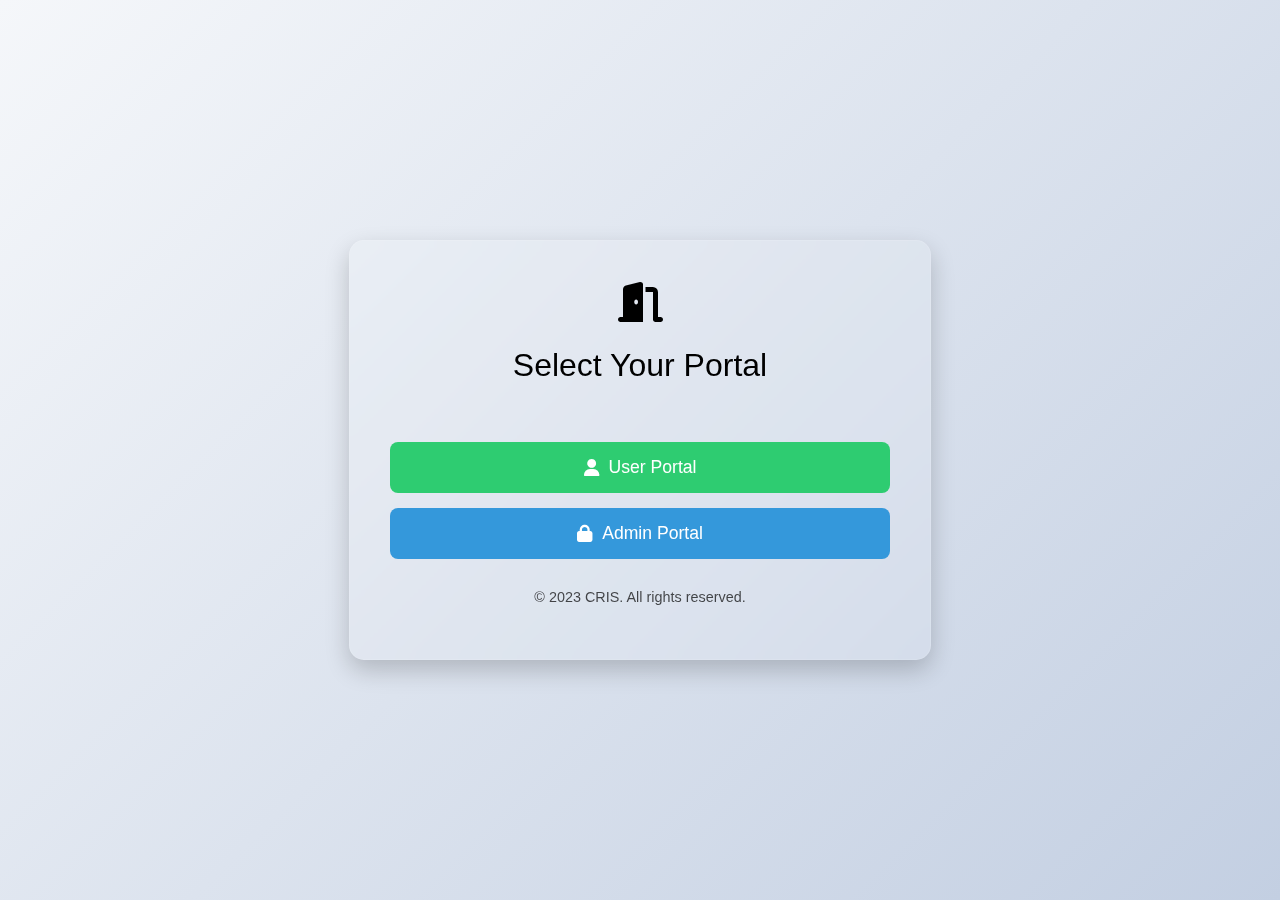
<file: index.html>
<!DOCTYPE html>
<html lang="en">
<head>
    <meta charset="UTF-8">
    <meta http-equiv="X-UA-Compatible" content="IE=edge">
    <meta name="viewport" content="width=device-width, initial-scale=1.0">
    <link rel="stylesheet" href="style.css">
    <link rel="stylesheet" href="https://cdnjs.cloudflare.com/ajax/libs/font-awesome/6.4.0/css/all.min.css">
    <title> index </title>
</head>
<body>
    <div class="container">
        <div class="logo">
            <i class="fas fa-door-open"></i>
        </div>
        <h1>Select Your Portal</h1>
        <div class="options">
            <button class="option-btn user-btn" onclick="redirect('user')">
                <i class="fas fa-user"></i> User Portal
            </button>
            <button class="option-btn admin-btn" onclick="redirect('admin')">
                <i class="fas fa-lock"></i> Admin Portal
            </button>
        </div>
        <div class="footer">
            <p>© 2023 CRIS. All rights reserved.</p>
        </div>
    </div>

    <script src="style.js"></script>
</body>
</html>
</file>
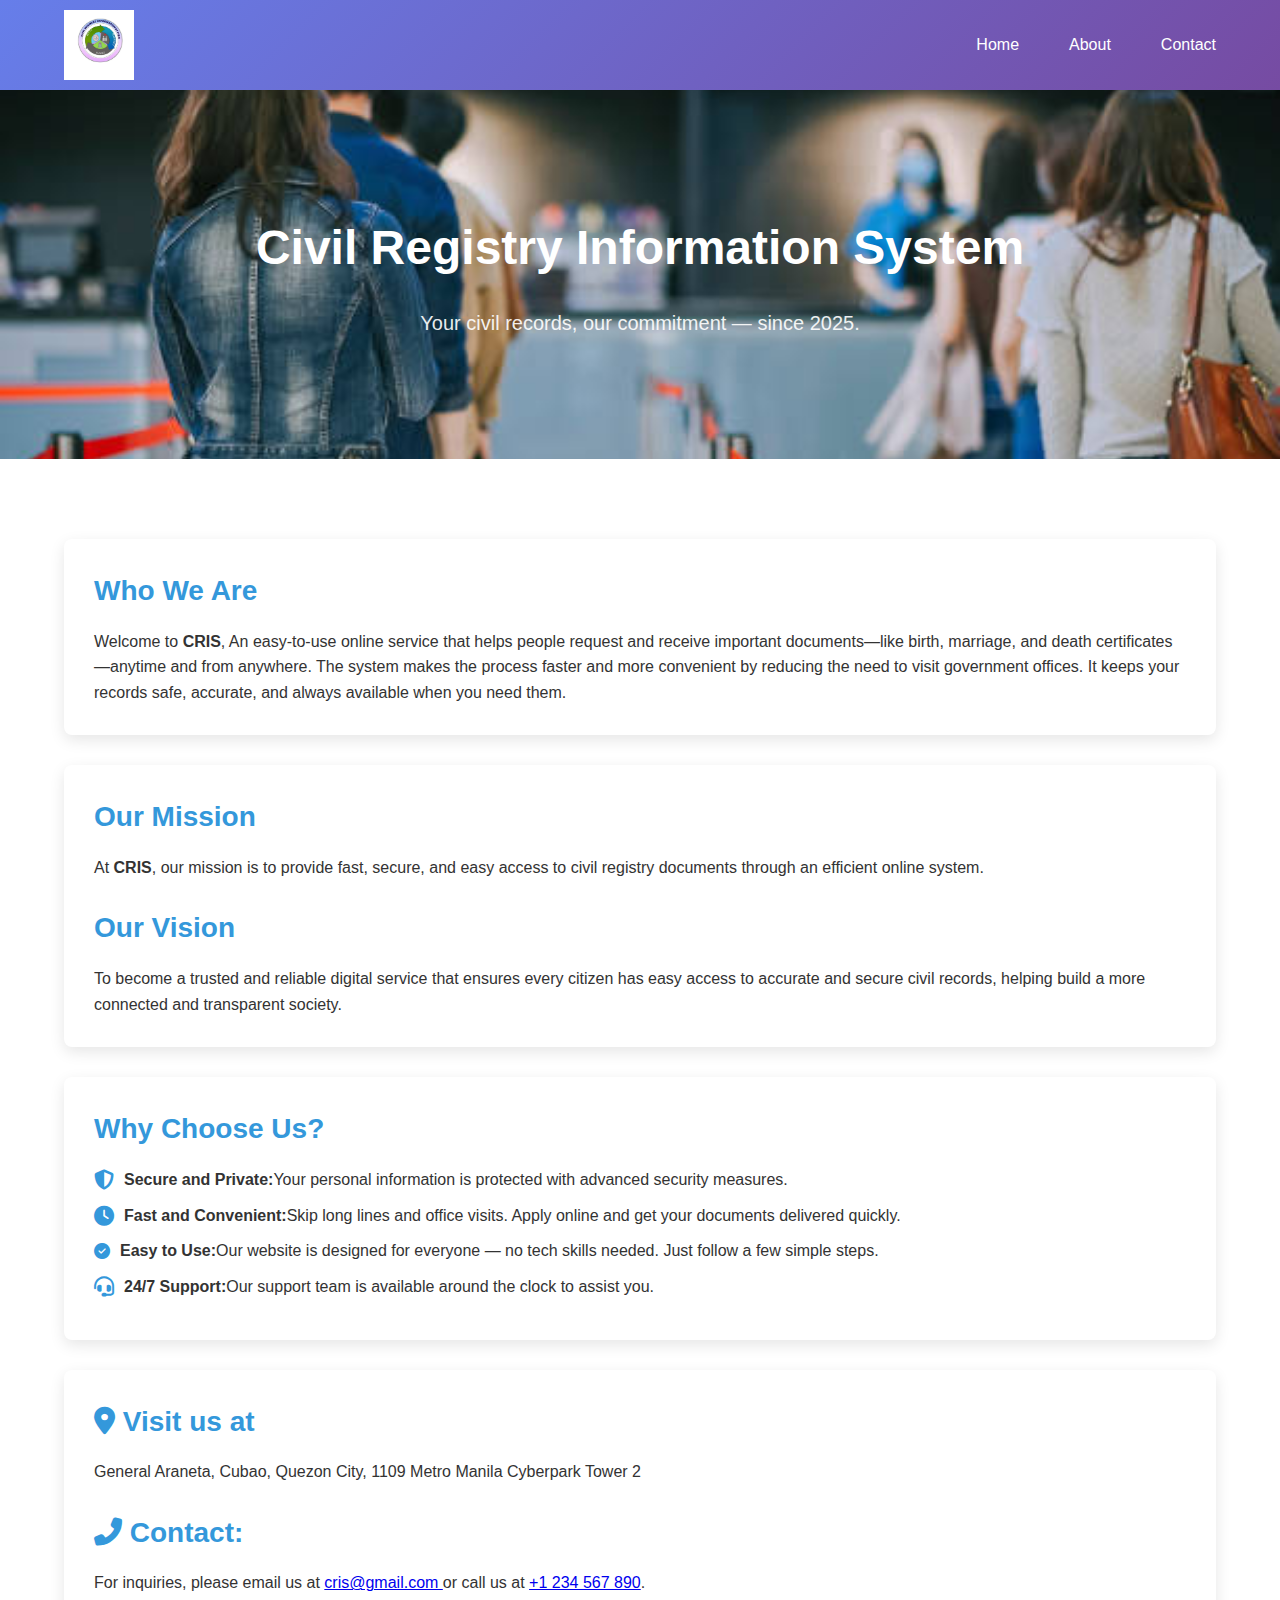
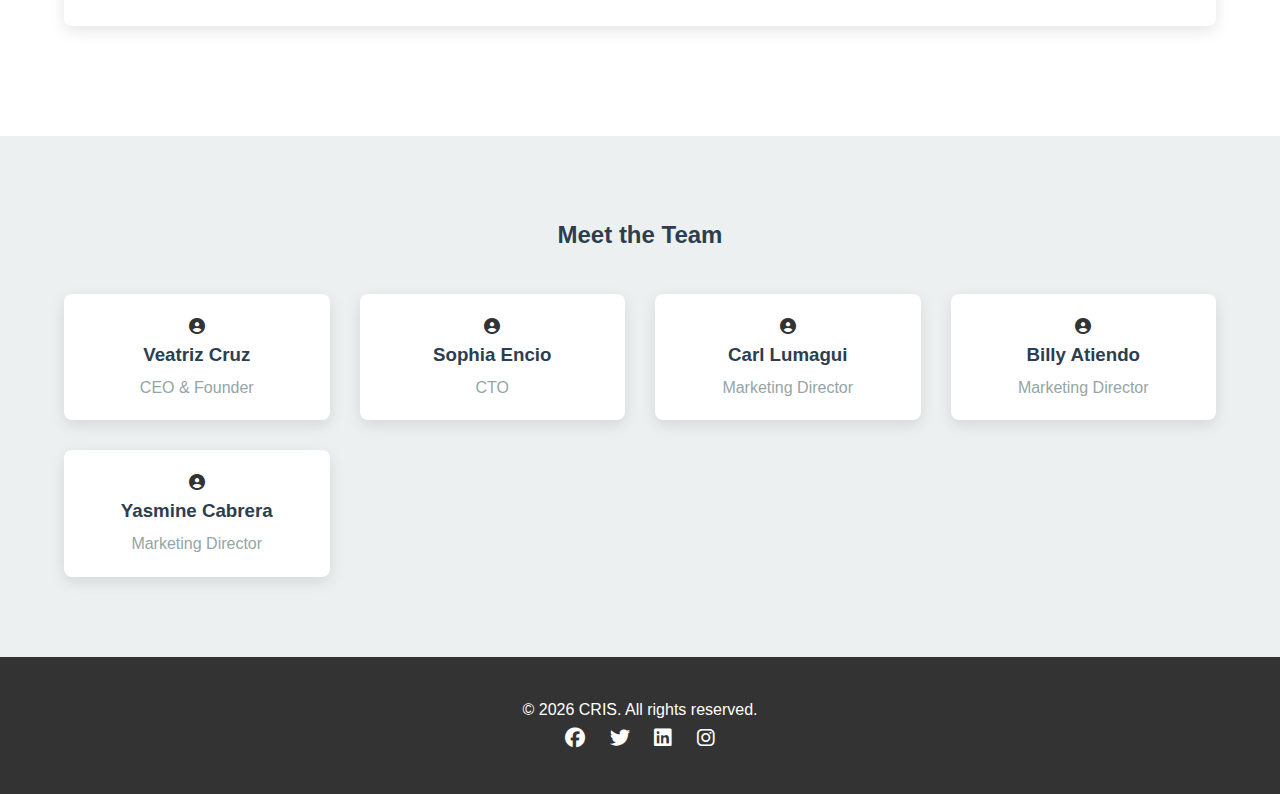
<file: AboutUs/AboutUs.html>
<!DOCTYPE html>
<html lang="en">
<head>
    <meta charset="UTF-8">
    <link rel="stylesheet" href="https://cdnjs.cloudflare.com/ajax/libs/font-awesome/6.4.0/css/all.min.css">
    <link rel="stylesheet" href="AboutUs.css">
    <title>About Us</title>
</head>
<body>
    
    <nav class="navbar">
        <div class="container">
            <img src="../resources/Logo.png" alt="CRIS Logo" class="logo-img">
            <ul class="nav-links">
                <li><a href="#" onclick="Home()">Home</a></li>
                <li><a href="#About">About</a></li>
                <li><a href="#visit">Contact</a></li>
            </ul>
        </div>
    </nav>

    <header class="hero">
        <div class="container">
            <h1>Civil Registry Information System</h1>
            <p>Your civil records, our commitment — since 2025.</p>
        </div>
    </header>

    <!-- About Content -->
    <section class="about-section" >
        <div class="container" id="About">
            <div class="about-card">
                <h2>Who We Are</h2>
                <p>Welcome to <strong>CRIS</strong>,
                An easy-to-use online service that helps people request and receive important documents—like birth, marriage, and death certificates—anytime and from anywhere. 
                The system makes the process faster and more convenient by reducing the need to visit government offices. 
                It keeps your records safe, accurate, and always available when you need them.
                </p>
            </div>

            <!-- Mission -->
            <div class="about-card mission">
                <h2>Our Mission</h2>
                <p>At <strong>CRIS</strong>, 
                our mission is to provide fast, secure, and easy access to civil registry 
                documents through an efficient online system.</p>
                
                <br>
                <h2> Our Vision </h2>
                <p>To become a trusted and reliable digital service that ensures every citizen 
                has easy access to accurate and secure civil records, helping build a more connected and transparent society.
                </p>
            </div>

            <!-- Why Choose Us -->
            <div class="about-card">
                <h2>Why Choose Us?</h2>
                <ul class="features">
                    <li><i class="fas fa-shield-alt fa-lg"></i> <strong>Secure and Private: </strong> Your personal information is protected with advanced security measures.</li>
                    <li><i class="fas fa-clock fa-lg"></i> <strong>Fast and Convenient: </strong> Skip long lines and office visits. Apply online and get your documents delivered quickly. </li>
                    <li><i class="fas fa-check-circle"></i> <strong>Easy to Use:</strong> Our website is designed for everyone — no tech skills needed. Just follow a few simple steps. </li>
                    <li><i class="fas fa-headset fa-lg"></i> <strong>24/7 Support: </strong> Our support team is available around the clock to assist you. </li>
                </ul>
            </div>

            <!-- COntact Us -->
            <div class="about-card story" id="visit">
                <h2><i class="fas fa-map-marker-alt"></i> Visit us at</h2>
                <p>General Araneta, Cubao, Quezon City, 1109 Metro Manila Cyberpark Tower 2</p><br>
                <h2><i class="fas fa-phone-alt"></i> Contact:  </h2> 
                <p>For inquiries, please email us at <a href="mailto:"> cris@gmail.com  </a> or call us at <a href="tel:+1234567890">+1 234 567 890</a>.</p>
            </div>
        </div>
    </section>

    <!-- Team Section -->
    <section class="team-section">
        <div class="container">
            <h2>Meet the Team</h2>
            <div class="team-grid">
                <div class="team-member">
                    <i class="fas fa-user-circle team-icon"></i>
                    <h3>Veatriz Cruz</h3>
                    <p>CEO & Founder</p>
                </div>
                <div class="team-member">
                    <i class="fas fa-user-circle team-icon"></i>
                    <h3>Sophia Encio</h3>
                    <p>CTO</p>
                </div>
                <div class="team-member">
                    <i class="fas fa-user-circle team-icon"></i>
                    <h3>Carl Lumagui</h3>
                    <p>Marketing Director</p>
                </div>           
                <div class="team-member">
                    <i class="fas fa-user-circle team-icon"></i>
                    <h3>Billy Atiendo</h3>
                    <p>Marketing Director</p>
                </div>                
                <div class="team-member">
                    <i class="fas fa-user-circle team-icon"></i>
                    <h3>Yasmine Cabrera</h3>
                    <p>Marketing Director</p>
                </div>
            </div>
        </div>
    </section>

    <footer class="footer">
        <div class="container">
            <p>&copy; <span id="year"></span> CRIS. All rights reserved.</p>
            <div class="social-links">
                <a href="#"><i class="fab fa-facebook"></i></a>
                <a href="#"><i class="fab fa-twitter"></i></a>
                <a href="#"><i class="fab fa-linkedin"></i></a>
                <a href="#"><i class="fab fa-instagram"></i></a>
            </div>
        </div>
    </footer>

    <script src="AboutUs.js"></script>
</body>
</html>
</file>
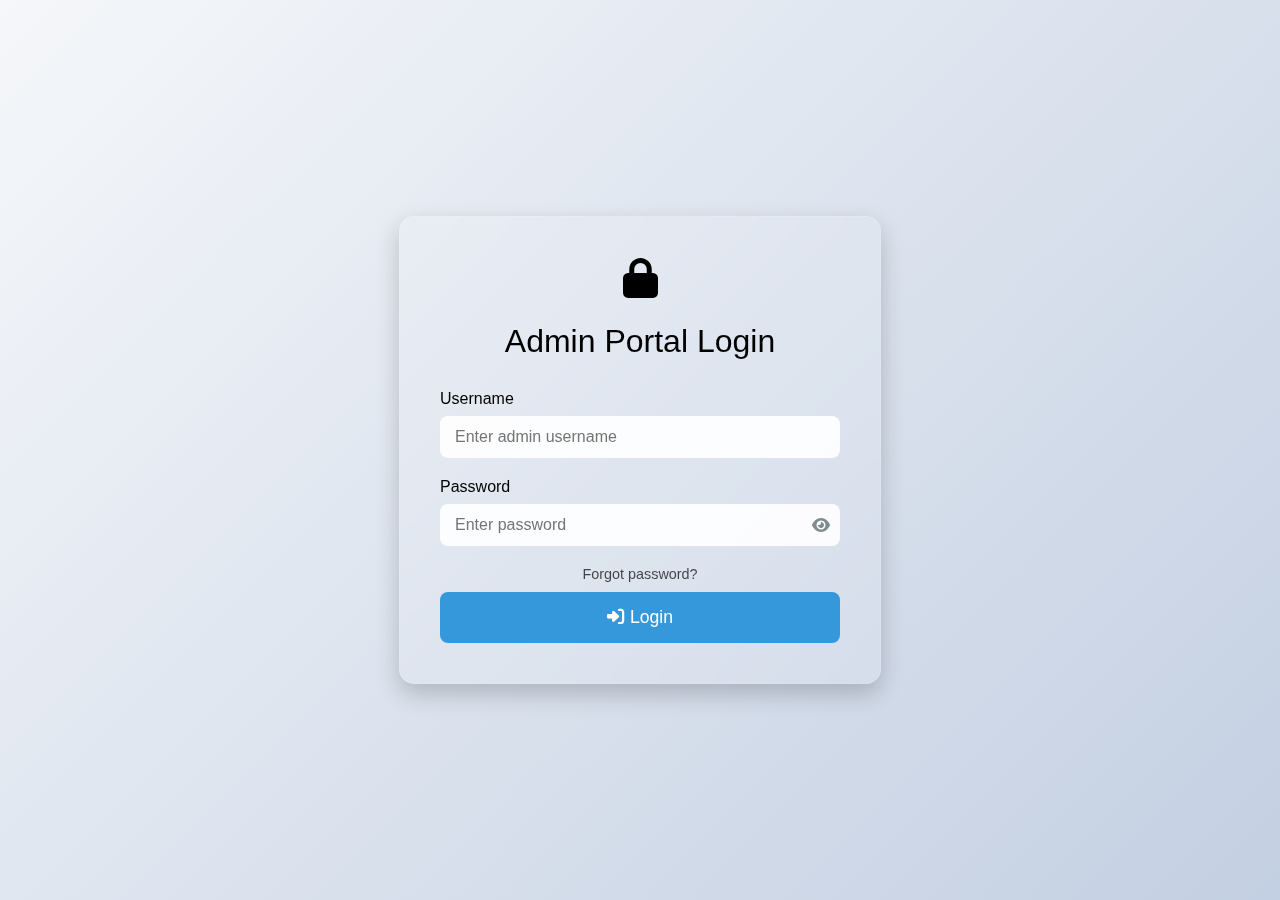
<file: AdminPortal/AdminLogin.html>
<!DOCTYPE html>
<html lang="en">
<head>
    <meta charset="UTF-8">
    <meta name="viewport" content="width=device-width, initial-scale=1.0">
    <title>Admin Login</title>
    <link rel="stylesheet" href="https://cdnjs.cloudflare.com/ajax/libs/font-awesome/6.4.0/css/all.min.css">
    <link rel="stylesheet" href="AdminLogin.css">
</head>
<body>
    <div class="login-container">
        <div class="logo">
            <i class="fas fa-lock"></i>
        </div>
        <h1>Admin Portal Login</h1>
        
        <form id="loginForm">
            <div class="input-group">
                <label for="username">Username</label>
                <input type="text" id="username" name="username" required placeholder="Enter admin username">
            </div>
            
            <div class="input-group">
                <label for="password">Password</label>
                <div class="password-container">
                    <input type="password" id="password" name="password" required placeholder="Enter password">
                    <i class="fas fa-eye toggle-password" id="togglePassword"></i>
                </div>
            </div>
            
                <a href="#" class="forgot-link">Forgot password?</a>

                    <div id="errorMessage" style="display: none; color: red; margin-top: 10px;"></div>
    <div id="successMessage" style="display: none; color: green; margin-top: 10px;"></div>

            <button type="submit" class="login-btn" id="loginBtn">
                <i class="fas fa-sign-in-alt"></i> Login
            </button>
            
            
            </div>
        </form>
    </div>
<script src="AdminLogin.js"></script>

</body>
</html>
</file>
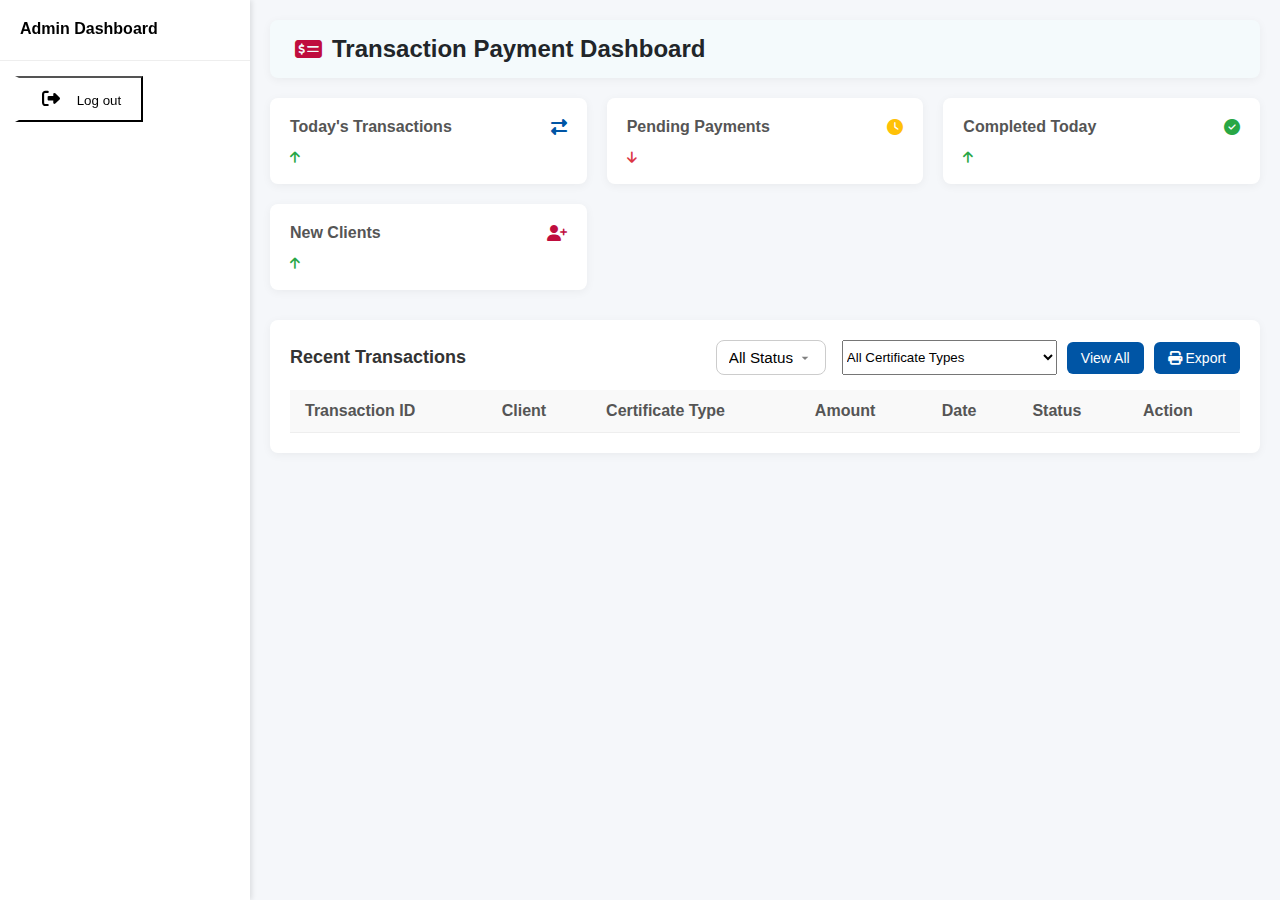
<file: Roles/CashierAdmin.html>
<!DOCTYPE html>
<html lang="en">
<head>
    <meta charset="UTF-8">
    <meta name="viewport" content="width=device-width, initial-scale=1.0">
    <title>Cashier Dashboard | Civil Registry System</title>
    <link rel="stylesheet" href="https://cdnjs.cloudflare.com/ajax/libs/font-awesome/6.4.0/css/all.min.css">
    <style>
        :root {
            --primary: #0055a5;
            --secondary: #bf0d3e;
            --accent: #f9a51a;
            --light: #f8f9fa;
            --dark: #212529;
            --success: #28a745;
            --warning: #ffc107;
            --danger: #dc3545;
            --sidebar-width: 250px;
        }

        * {
            margin: 0;
            padding: 0;
            box-sizing: border-box;
            font-family: 'Segoe UI', Tahoma, Geneva, Verdana, sans-serif;
        }

        body {
            display: flex;
            min-height: 100vh;
            background-color: #f5f7fa;
        }

        /* Sidebar Styles */
.sidebar {
  width: 250px;
  background-color: white;
  box-shadow: 2px 0 5px rgba(0,0,0,0.1);
  transition: all 0.3s;
  position: fixed;
  height: 100vh;
  z-index: 100;
}

.sidebar-header {
  padding: 20px;
  border-bottom: 1px solid #eee;
}

.Dashboard{
    font-size: 16px;
    font-weight: none;
    margin-bottom: 2px;
}

.sidebar-nav {
  padding: 15px;
}

.sidebar-nav a {
  display: block;
  padding: 10px 15px;
  color: var(--secondary-color);
  border-radius: 4px;
  margin-bottom: 5px;
  transition: all 0.3s;
}

.sidebar-nav a:hover {
  background-color: #3498db;
  color: #ecf0f1;
}

.sidebar-nav a.active {
  background-color: var(--primary-color);
  color: #ecf0f1;
}

#logout-btn{
  color: #000000;
  background-color: transparent;
  cursor: pointer;
}

#logout-btn:hover{
  background-color: #3498db;
  color: #ecf0f1;
}

#adminInfo{
color: rgba(86, 93, 99, 0.866);
margin-top: 50;
font-size: 13px;
}

.menu-item {
  display: flex;
  align-items: center;
  padding: 12px 20px;
  color: white;
  text-decoration: none;
  transition: all 0.3s;
  border-left: 4px solid transparent;
}

.menu-item:hover,
.menu-item.active {
  border-left: 4px solid var(--accent);
}

.menu-item i {
  margin-right: 10px;
  font-size: 18px;
  width: 24px;
  text-align: center;
}

/* Main Content Styles */
.main-content {
  flex: 1;
  margin-left: var(--sidebar-width);
  padding: 20px;
  transition: all 0.3s;
}

/* Top Navigation */
.top-nav {
  display: flex;
  justify-content: space-between;
  align-items: center;
  background-color: rgb(244, 250, 252);
  padding: 15px 25px;
  border-radius: 8px;
  box-shadow: 0 2px 10px rgba(0, 0, 0, 0.05);
  margin-bottom: 20px;
}

.search-bar {
  display: flex;
  align-items: center;
  background-color: var(--light);
  padding: 8px 15px;
  border-radius: 30px;
  width: 300px;
}

.search-bar input {
  border: none;
  background: transparent;
  padding: 5px 10px;
  width: 100%;
  outline: none;
}

.user-info {
  margin-right: 15px;
  text-align: right;
}

.user-info .name {
  font-weight: 600;
}

.user-info .role {
  font-size: 12px;
  color: #666;
}

/* Dashboard Cards */
.dashboard-cards {
  display: grid;
  grid-template-columns: repeat(auto-fit, minmax(250px, 1fr));
  gap: 20px;
  margin-bottom: 30px;
}

.card {
  background-color: white;
  border-radius: 8px;
  padding: 20px;
  box-shadow: 0 2px 10px rgba(0, 0, 0, 0.05);
  transition: transform 0.3s, box-shadow 0.3s;
}

.card:hover {
  transform: translateY(-5px);
  box-shadow: 0 5px 15px rgba(0, 0, 0, 0.1);
}

.card-header {
  display: flex;
  justify-content: space-between;
  align-items: center;
  margin-bottom: 15px;
}

.card-title {
  font-size: 16px;
  font-weight: 600;
  color: #555;
}

.card-value {
  font-size: 28px;
  font-weight: 700;
  color: var(--primary);
  margin-bottom: 5px;
}

.card-footer {
  display: flex;
  align-items: center;
  font-size: 13px;
  color: #666;
}

.card-footer i {
  margin-right: 5px;
}

.positive {
  color: var(--success);
}

.negative {
  color: var(--danger);
}

/* Recent Transactions */
.recent-transactions {
  background-color: white;
  border-radius: 8px;
  padding: 20px;
  box-shadow: 0 2px 10px rgba(0, 0, 0, 0.05);
}

.section-title {
  font-size: 18px;
  font-weight: 600;
  color: #333;
}


.table-responsive {
  overflow-x: auto;
}

table {
  width: 100%;
  border-collapse: collapse;
}

th,
td {
  padding: 12px 15px;
  text-align: left;
  border-bottom: 1px solid #eee;
}

th {
  font-weight: 600;
  color: #555;
  background-color: #f9f9f9;
}

tr:hover {
  background-color: #f5f7fa;
}

.status {
  padding: 5px 10px;
  border-radius: 20px;
  font-size: 12px;
  font-weight: 500;
}

.status.paid {
  background-color: #e6f7ee;
  color: var(--success);
}

.status.pending {
  background-color: #fff8e6;
  color: var(--warning);
}

.status.cancelled {
  background-color: #feeceb;
  color: var(--danger);
}

.action-btn {
  padding: 5px 10px;
  border-radius: 4px;
  border: none;
  background-color: var(--primary);
  color: white;
  cursor: pointer;
  font-size: 12px;
  transition: background-color 0.3s;
}

.action-btn:hover {
  background-color: #004080;
}

/* Payment Modal */
.modal {
  display: none;
  position: fixed;
  top: 0;
  left: 0;
  width: 100%;
  height: 100%;
  background-color: rgba(0, 0, 0, 0.5);
  z-index: 1000;
  justify-content: center;
  align-items: center;
}

.modal-content {
  background-color: white;
  border-radius: 8px;
  width: 90%;
  max-width: 500px;
  padding: 25px;
  box-shadow: 0 5px 20px rgba(0, 0, 0, 0.2);
}

.modal-header {
  display: flex;
  justify-content: space-between;
  align-items: center;
  margin-bottom: 20px;
}

.modal-title {
  font-size: 20px;
  font-weight: 600;
  color: #333;
}

.close-modal {
  background: none;
  border: none;
  font-size: 24px;
  cursor: pointer;
  color: #666;
}

.form-group {
  margin-bottom: 15px;
}

.form-group label {
  display: block;
  margin-bottom: 8px;
  font-weight: 500;
  color: #555;
}

.form-group input,
.form-group select {
  width: 100%;
  padding: 10px;
  border: 1px solid #ddd;
  border-radius: 4px;
  font-size: 14px;
}

.payment-options {
  display: grid;
  grid-template-columns: repeat(3, 1fr);
  gap: 10px;
  margin: 15px 0;
}

.payment-option {
  border: 1px solid #ddd;
  border-radius: 4px;
  padding: 10px;
  text-align: center;
  cursor: pointer;
  transition: all 0.3s;
}

.payment-option:hover,
.payment-option.active {
  border-color: var(--primary);
  background-color: #f0f7ff;
}

.payment-option i {
  font-size: 24px;
  margin-bottom: 5px;
  color: #555;
}

.payment-option.active i {
  color: var(--primary);
}

.modal-footer {
  display: flex;
  justify-content: flex-end;
  margin-top: 20px;
}

.btn {
  padding: 10px 20px;
  border-radius: 4px;
  border: none;
  cursor: pointer;
  font-weight: 500;
  transition: all 0.3s;
}

.btn-primary {
  background-color: var(--primary);
  color: white;
}

.btn-primary:hover {
  background-color: #004080;
}

.btn-secondary {
  background-color: #eee;
  color: #555;
  margin-right: 10px;
}

.btn-secondary:hover {
  background-color: #ddd;
}

/* Responsive Styles */
@media (max-width: 992px) {
  .sidebar {
    width: 70px;
    overflow: hidden;
  }

  .sidebar-header span,
  .menu-item span {
    display: none;
  }

  .menu-item {
    justify-content: center;
    padding: 12px 0;
  }

  .menu-item i {
    margin-right: 0;
    font-size: 20px;
  }

  .main-content {
    margin-left: 70px;
  }
}

@media (max-width: 768px) {
  .search-bar {
    width: 200px;
  }

  .user-info {
    display: none;
  }

  .dashboard-cards {
    grid-template-columns: 1fr;
  }
}

@media (max-width: 576px) {
  .top-nav {
    flex-direction: column;
    align-items: flex-start;
    padding: 15px;
  }

  .search-bar {
    width: 100%;
    margin-bottom: 15px;
  }

  .user-profile {
    width: 100%;
    justify-content: space-between;
  }

  .modal-content {
    width: 95%;
    padding: 15px;
  }
}

.page-title {
  font-size: 1.5rem;
  color: var(--dark);
  font-weight: 600;
  display: flex;
  align-items: center;
  gap: 10px;
}

.page-title i {
  color: var(--secondary);
}

.section-header {
  display: flex;
  justify-content: space-between;
  align-items: center;
  margin-bottom: 15px;
  flex-wrap: wrap;
}

.section-actions {
  display: flex;
  gap: 10px;
  align-items: center;
}

.view-all {
  padding: 8px 14px;
  text-decoration: none;
  font-weight: 500;
  border: none;
  border-radius: 6px;
  background-color: var(--primary);
  color: white;
  font-size: 14px;
  cursor: pointer;
  transition: background-color 0.3s ease;
}

.view-all:hover{
  background-color: #3979b5;
}
#exportBtn {
  font-weight: 500;
  padding: 8px 14px;
  border: none;
  border-radius: 6px;
  background-color: var(--primary);
  color: white;
  font-size: 14px;
  cursor: pointer;
  transition: background-color 0.3s ease;
}

#exportBtn:hover {
  background-color: #004080;
}

.search-filter {
  display: flex;
  gap: 1rem;
  flex-wrap: wrap;
}

.filter-select {
  flex: 1 1 250px;
  padding: 0.5rem 0.75rem;
  font-size: 0.95rem;
  border: 1px solid #ccc;
  border-radius: 8px;
  background-color: #fff;
  appearance: none;
  background-image: url("data:image/svg+xml;utf8,<svg fill='gray' height='24' viewBox='0 0 24 24' width='24' xmlns='http://www.w3.org/2000/svg'><path d='M7 10l5 5 5-5z'/></svg>");
  background-repeat: no-repeat;
  background-position: right 0.75rem center;
  background-size: 1rem;
}

.filter-select:focus {
  border-color: #007bff;
  outline: none;
  box-shadow: 0 0 0 2px rgba(0, 123, 255, 0.2);
}

#statusFilter{
  width: 110px;
}


</style>
</head>
<body>
    <!-- Sidebar Navigation -->
<aside class="sidebar">
  <div class="sidebar-header">
    <h2 class="Dashboard">Admin Dashboard</h2>
    <p id="adminInfo"></p>
  </div>
  <nav class="sidebar-nav">

    <!-- Super Admin Only -->
    <a href="../Roles/SystemAdmin.html" class="menu-item" data-role="System Admin">
      <i class="fas fa-users-cog mr-2"></i> Manage Admin Users
    </a>

    <!-- Shared/Dashboard -->
    <!-- APPLICATION, PROCESSING, AND INTAKE Clerk -->
    <a href="../AdminPortal/AdminDashboard.html" class="menu-item" data-visible-to="Receiving Clerk">
      <i class="fas fa-tachometer-alt mr-2"></i> Dashboard
    </a>

    <!-- Verifying Officer -->
    <a href="../Roles/VerifierAdmin.html" class="menu-item" data-role="Verifying Officer">
      <i class="fas fa-tasks mr-2"></i> Validate Requests
    </a>

     <!-- Cashier Admin -->
    <a href="../Roles/CashierAdmin.html" class="menu-item" data-role="Cashier">
      <i class="fas fa-money-check-alt mr-2"></i> Transaction Payments
    </a>

    <!-- Document Signatory Officer -->
    <a href="../Roles/SignatoryAdmin.html" class="menu-item" data-role="Document Signatory Officer">
      <i class="fas fa-signature mr-2"></i> Signature
    </a>

    <!-- Releasing Officer -->
    <a href="../Roles/ReleasingAdmin.html" class="menu-item" data-role="Releasing Officer">
      <i class="fas fa-file mr-2"></i> Document Releasing
    </a>

    <!-- Report Admin -->
    <a href="../Roles/ReportAdmin.html" class="menu-item" data-role="Report Officer">
      <i class="fas fa-chart-line mr-2"></i> Reports
    </a>

    <!-- Help Desk -->
    <a href="../Roles/HelpAdmin.html" class="menu-item" data-role="Help Desk Officer">
      <i class="fas fa-comments mr-2"></i> Inquiries
    </a>

    <!-- Live chat Support/ HELP DESK/ SUPER ADMIN -->
    <a href="https://dashboard.tawk.to" target="_blank" class="menu-item" data-role="Help Desk Officer">
      <i class="fas fa-headset mr-2"></i> Live Chat Console
    </a>

    <!-- Shared/Logout -->
    <button onclick="logout()" id="logout-btn" class="menu-item logout-btn" data-visible-to="all">
      <i class="fas fa-sign-out-alt mr-2"></i> Log out
    </button>    
 
  </nav>
</aside><!-- Main Content Area -->
<main class="main-content">
  <!-- Top Navigation Bar -->
  <div class="top-nav">
    <h1 class="page-title">
      <i class="fas fa-money-check-alt mr-2"></i> Transaction Payment Dashboard
    </h1>
    <div class="user-info">
      <div id="adminUsername" class="name"></div>
      <div id="adminRole" class="role"></div>
    </div>
  </div>

  <!-- Dashboard Cards -->
  <div class="dashboard-cards">
    <div class="card">
      <div class="card-header">
        <div class="card-title">Today's Transactions</div>
        <i class="fas fa-exchange-alt" style="color: var(--primary);"></i>
      </div>
      <div class="card-value"></div>
      <div class="card-footer">
        <i class="fas fa-arrow-up positive"></i>
        <span class="positive"></span>
      </div>
    </div>
    <div class="card">
      <div class="card-header">
        <div class="card-title">Pending Payments</div>
        <i class="fas fa-clock" style="color: var(--warning);"></i>
      </div>
      <div class="card-value"></div>
      <div class="card-footer">
        <i class="fas fa-arrow-down negative"></i>
        <span class="negative"></span>
      </div>
    </div>
    <div class="card">
      <div class="card-header">
        <div class="card-title">Completed Today</div>
        <i class="fas fa-check-circle" style="color: var(--success);"></i>
      </div>
      <div class="card-value"></div>
      <div class="card-footer">
        <i class="fas fa-arrow-up positive"></i>
        <span class="positive"></span>
      </div>
    </div>
    <div class="card">
      <div class="card-header">
        <div class="card-title">New Clients</div>
        <i class="fas fa-user-plus" style="color: var(--secondary);"></i>
      </div>
      <div class="card-value"></div>
      <div class="card-footer">
        <i class="fas fa-arrow-up positive"></i>
        <span class="positive"></span>
      </div>
    </div>
  </div>

  <!-- Recent Transactions Table -->
  <div class="recent-transactions">
    <div class="section-header">
      <h2 class="section-title">Recent Transactions</h2>
      <div class="section-actions">
      <div class="search-filter">
        <div class="filter-group">
          <select class="filter-select" id="statusFilter">
            <option value="all">All Status</option>
            <option value="in-process">In Process</option>
            <option value="paid">Paid</option>
            <option value="pending_payment">Pending Payment</option>
          </select>
        </div>
        <select>
        <option value="all">All Certificate Types</option>
        <option value="birth">Birth Certificate</option>
        <option value="marriage">Marriage Certificate</option>
        <option value="death">Death Certificate</option>
        <option value="cenomar">CENOMAR</option>
        <option value="cenodeath">CENODEATH</option>
        <option value="correction">Document Correction | R.A 9048 </option>
        </select>
      </div>

        <a href="#" class="view-all">View All</a>
        <div class="Export-wrapper">
        <button type="button" id="exportBtn">
          <i class="fas fa-print"></i> Export
        </button>
        </div>
      </div>
    </div>
    <div id="printArea">
    <div class="table-responsive">
      <table>
        <thead>
          <tr>
            <th>Transaction ID</th>
            <th>Client</th>
            <th>Certificate Type</th>
            <th>Amount</th>
            <th>Date</th>
            <th>Status</th>
            <th>Action</th>
          </tr>
        </thead>
      </table>
    </div>
    </div>
  </div>
</main>

<!-- Payment Processing Modal -->
<div class="modal" id="paymentModal">
  <div class="modal-content">
    <div class="modal-header">
      <h3 class="modal-title">Process Payment</h3>
      <button class="close-modal" onclick="closePaymentModal()">&times;</button>
    </div>
    <div class="modal-body">
      <div class="form-group">
        <label for="transactionId">Transaction ID</label>
        <input type="text" id="transactionId" value="" readonly>
      </div>
      <div class="form-group">
        <label for="clientName">Client Name</label>
        <input type="text" id="clientName" value="" readonly>
      </div>
      <div class="form-group">
        <label for="serviceType">Service</label>
        <input type="text" id="serviceType" value="" readonly>
      </div>
      <div class="form-group">
        <label for="amount">Amount Due</label>
        <input type="text" id="amount" value="₱340.00" readonly>
      </div>
      <div class="form-group">
        <label>Payment Method</label>
        <div class="payment-options">
          <div class="payment-option active">
            <i class="fas fa-money-bill-wave"></i>
            <div>Cash</div>
          </div>
          <div class="payment-option">
            <i class="fas fa-credit-card"></i>
            <div>Bank</div>
          </div>
          <div class="payment-option">
            <i class="fas fa-mobile-alt"></i>
            <div>E-wallet</div>
          </div>
          <div class="payment-option">
            <i class="fas fa-mobile-alt"></i>
            <div>OTC</div>
          </div>
        </div>
      </div>
      <div class="form-group">
        <label for="amountTendered">Amount Tendered</label>
        <input type="number" id="amountTendered" placeholder="Enter amount received">
      </div>
      <div class="form-group">
        <label for="changeAmount">Change</label>
        <input type="text" id="changeAmount" value="₱0.00" readonly>
      </div>
    </div>
    <div class="modal-footer">
      <button class="btn btn-secondary" onclick="closePaymentModal()">Cancel</button>
      <button class="btn btn-primary">Process Payment</button>
    </div>
  </div>
</div>

<script src="CashierAdmin.js"></script>
<script src="rolesidebarVisibility.js"></script>
</body>
</html>
</file>
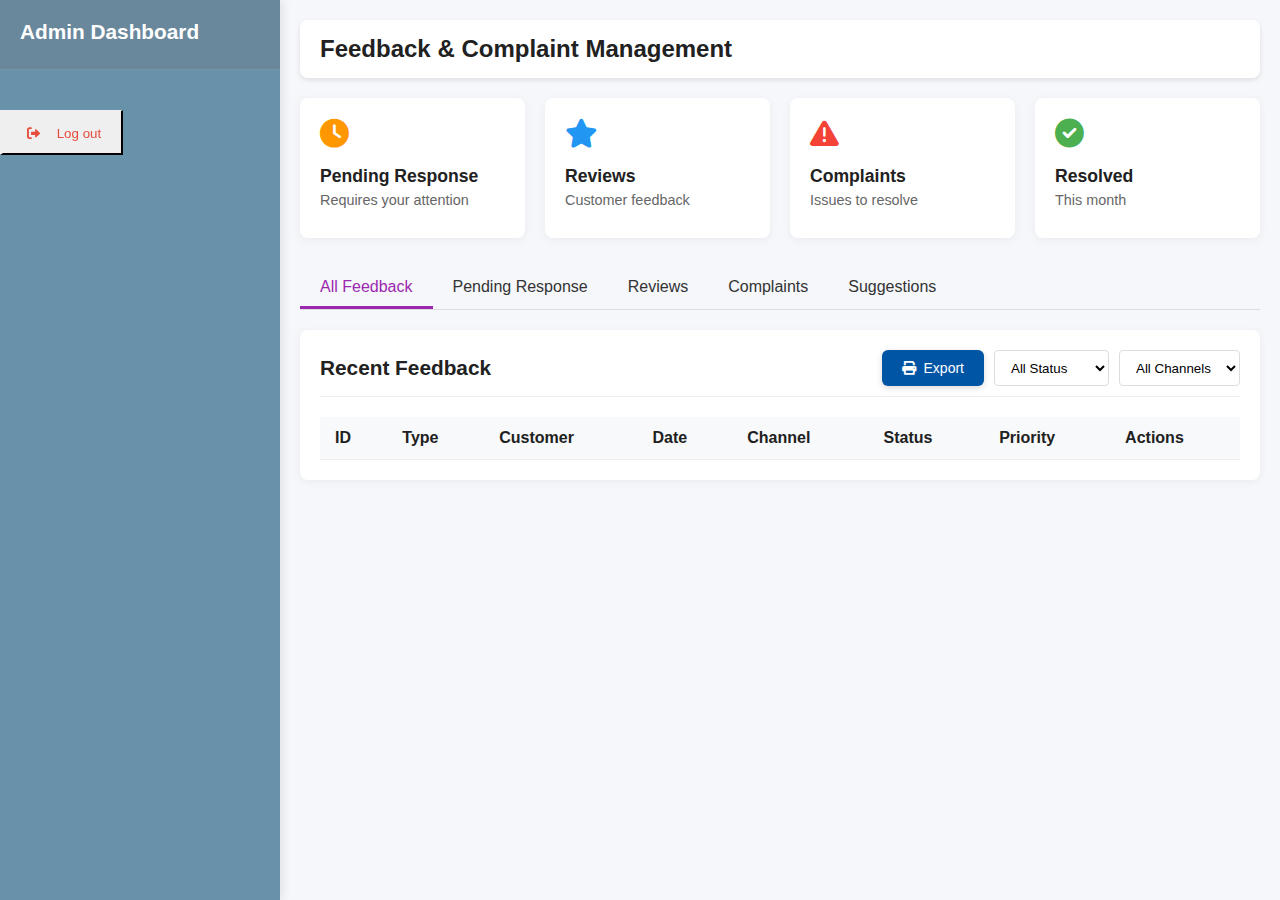
<file: Roles/HelpAdmin.html>
<!DOCTYPE html>
<html lang="en">
<head>
    <meta charset="UTF-8">
    <meta name="viewport" content="width=device-width, initial-scale=1.0">
    <title>Feedback & Complaint Officer Dashboard</title>
    <link rel="stylesheet" href="https://cdnjs.cloudflare.com/ajax/libs/font-awesome/6.0.0-beta3/css/all.min.css">
    <style>
:root {
  --primary-color: #9c27b0;
  --secondary-color: #7b1fa2;
  --success-color: #4caf50;
  --danger-color: #f44336;
  --warning-color: #ff9800;
  --info-color: #2196f3;
  --light-color: #f5f5f5;
  --dark-color: #212121;
  --sidebar-width: 280px;
  --header-height: 70px;
}

* {
  margin: 0;
  padding: 0;
  box-sizing: border-box;
  font-family: 'Segoe UI', Tahoma, Geneva, Verdana, sans-serif;
}

body {
  display: flex;
  background-color: #f5f7fa;
  color: #333;
}

/* Sidebar Styles */
.sidebar {
  width: var(--sidebar-width);
  height: 100vh;
  background-color: #6790a9fd;
  color: var(--dark-color);
  position: fixed;
  box-shadow: 2px 0 10px rgba(0, 0, 0, 0.1);
}

.sidebar-header {
  padding: 20px;
  color: white;
  background-color: #69889c;
  border-bottom: 1px solid rgba(255, 255, 255, 0.1);
}

.sidebar-header h2 {
  font-size: 1.3rem;
  margin-bottom: 5px;
}

.sidebar-header p {
  font-size: 0.8rem;
  opacity: 0.8;
}

.sidebar-nav {
  padding: 20px 0;
  overflow-y: auto;
  height: calc(100vh - var(--header-height));
}

.menu-item {
  display: flex;
  align-items: center;
  padding: 12px 20px;
  color: white;
  text-decoration: none;
  transition: all 0.2s;
  border-left: 3px solid transparent;
}

.menu-item:hover {
  background-color: rgba(255, 255, 255, 0.1);
  border-left: 3px solid var(--primary-color);
}

.menu-item i {
  margin-right: 10px;
  width: 20px;
  text-align: center;
}

.menu-item.logout-btn {
  color: #e74c3c;
  margin-top: 20px;
  border-top: 1px solid rgba(255, 255, 255, 0.1);
  padding-top: 15px;
}

.menu-item.logout-btn:hover {
  background-color: rgba(231, 76, 60, 0.1);
}

/* Main Content Styles */
.main-content {
  flex: 1;
  margin-left: var(--sidebar-width);
  padding: 20px;
}

.header {
  display: flex;
  justify-content: space-between;
  align-items: center;
  padding: 15px 20px;
  background-color: white;
  box-shadow: 0 2px 5px rgba(0, 0, 0, 0.1);
  border-radius: 8px;
  margin-bottom: 20px;
}

.header h1 {
  font-size: 1.5rem;
  color: var(--dark-color);
}

.user-info {
  text-align: right;
}

.user-info .name {
  font-weight: 600;
  color: var(--dark);
}

.user-info .role {
  font-size: 12px;
  color: #666;
}

/* Feedback Stats Cards */
.stats-cards {
  display: grid;
  grid-template-columns: repeat(4, 1fr);
  gap: 20px;
  margin-bottom: 30px;
}

.stat-card {
  background-color: white;
  border-radius: 8px;
  padding: 20px;
  box-shadow: 0 2px 10px rgba(0, 0, 0, 0.05);
  transition: transform 0.3s;
}

.stat-card:hover {
  transform: translateY(-5px);
}

.stat-icon {
  font-size: 1.8rem;
  margin-bottom: 15px;
}

.stat-card.pending .stat-icon {
  color: var(--warning-color);
}

.stat-card.reviews .stat-icon {
  color: var(--info-color);
}

.stat-card.complaints .stat-icon {
  color: var(--danger-color);
}

.stat-card.resolved .stat-icon {
  color: var(--success-color);
}

.stat-card h3 {
  font-size: 1.1rem;
  margin-bottom: 5px;
  color: var(--dark-color);
}

.stat-card p {
  color: #666;
  font-size: 0.9rem;
  margin-bottom: 10px;
}

.stat-value {
  font-size: 1.8rem;
  font-weight: 600;
}

/* Feedback Channels Tabs */
.tabs {
  display: flex;
  border-bottom: 1px solid #ddd;
  margin-bottom: 20px;
}

.tab {
  padding: 10px 20px;
  cursor: pointer;
  border-bottom: 3px solid transparent;
  transition: all 0.2s;
}

.tab.active {
  border-bottom: 3px solid var(--primary-color);
  color: var(--primary-color);
  font-weight: 500;
}

.tab:hover:not(.active) {
  background-color: #f5f5f5;
}

.feedback-section {
  background-color: white;
  border-radius: 8px;
  padding: 20px;
  box-shadow: 0 2px 10px rgba(0, 0, 0, 0.05);
}

.section-header {
  display: flex;
  justify-content: space-between;
  align-items: center;
  margin-bottom: 20px;
  padding-bottom: 10px;
  border-bottom: 1px solid #eee;
}

.section-header h2 {
  font-size: 1.3rem;
  color: var(--dark-color);
}

.search-filter {
  display: flex;
  gap: 10px;
}

.search-filter input,
.search-filter select {
  padding: 8px 12px;
  border: 1px solid #ddd;
  border-radius: 4px;
}

.search-filter input {
  width: 200px;
}

.search-filter select {
  background-color: white;
}

table {
  width: 100%;
  border-collapse: collapse;
}

th, td {
  padding: 12px 15px;
  text-align: left;
  border-bottom: 1px solid #eee;
}

th {
  background-color: #f8f9fa;
  font-weight: 600;
  color: var(--dark-color);
}
tr:hover {
  background-color: #f8f9fa;
}
.feedback-type {
  display: inline-block;
  padding: 3px 8px;
  border-radius: 12px;
  font-size: 0.75rem;
  font-weight: 500;
  text-transform: uppercase;
}
.type-review {
  background-color: #e3f2fd;
  color: #1565c0;
}
.type-complaint {
  background-color: #ffebee;
  color: #c62828;
}
.type-suggestion {
  background-color: #e8f5e9;
  color: #2e7d32;
}
.feedback-channel {
  display: flex;
  align-items: center;
  gap: 5px;
  font-size: 0.85rem;
}
.channel-web {
  color: #2196f3;
}
.channel-email {
  color: #4caf50;
}
.channel-phone {
  color: #9c27b0;
}
.status {
  padding: 5px 10px;
  border-radius: 20px;
  font-size: 0.8rem;
  font-weight: 500;
}
.status-pending {
  background-color: #fff3cd;
  color: #856404;
}
.status-inprogress {
  background-color: #bee5eb;
  color: #0c5460;
}
.status-resolved {
  background-color: #d4edda;
  color: #155724;
}
.priority {
  display: inline-block;
  width: 12px;
  height: 12px;
  border-radius: 50%;
}
.priority-high {
  background-color: #f44336;
}
.priority-medium {
  background-color: #ff9800;
}
.priority-low {
  background-color: #4caf50;
}
.btn {
  padding: 6px 12px;
  border: none;
  border-radius: 4px;
  cursor: pointer;
  font-size: 0.85rem;
  font-weight: 500;
  transition: all 0.2s;
}
.btn-primary {
  background-color: var(--primary-color);
  color: white;
}
.btn-primary:hover {
  background-color: var(--secondary-color);
}
.btn-outline {
  background-color: transparent;
  border: 1px solid #ddd;
  color: #666;
}
.btn-outline:hover {
  background-color: #f8f9fa;
}
/* Feedback Detail Modal */
.modal {
  display: none;
  position: fixed;
  top: 0;
  left: 0;
  width: 100%;
  height: 100%;
  background-color: rgba(0, 0, 0, 0.5);
  z-index: 1000;
  justify-content: center;
  align-items: center;
}
.modal-content {
  background-color: white;
  width: 80%;
  max-width: 900px;
  border-radius: 8px;
  overflow: hidden;
  box-shadow: 0 5px 15px rgba(0, 0, 0, 0.2);
  max-height: 90vh;
  display: flex;
  flex-direction: column;
}
.modal-header {
  padding: 15px 20px;
  background-color: var(--primary-color);
  color: white;
  display: flex;
  justify-content: space-between;
  align-items: center;
}
.modal-header h3 {
  font-size: 1.2rem;
}
.modal-close {
  background: none;
  border: none;
  color: white;
  font-size: 1.5rem;
  cursor: pointer;
}
.modal-body {
  padding: 20px;
  overflow-y: auto;
  flex: 1;
}
.feedback-details {
  display: grid;
  grid-template-columns: 1fr 1fr;
  gap: 20px;
  margin-bottom: 20px;
}
.detail-group h4 {
  margin-bottom: 10px;
  color: var(--dark-color);
}
.detail-group p {
  margin-bottom: 8px;
  font-size: 0.9rem;
}
.feedback-content {
  margin-top: 20px;
  padding: 15px;
  background-color: #f8f9fa;
  border-radius: 4px;
  border-left: 4px solid var(--primary-color);
}
.feedback-content p {
  white-space: pre-line;
  line-height: 1.6;
}
.response-section {
  margin-top: 30px;
}
.response-section h4 {
  margin-bottom: 15px;
  padding-bottom: 5px;
  border-bottom: 1px solid #eee;
}
.response-form textarea {
  width: 100%;
  padding: 12px;
  border: 1px solid #ddd;
  border-radius: 4px;
  min-height: 120px;
  margin-bottom: 15px;
  resize: vertical;
}
.response-history {
  margin-top: 30px;
}
.response-item {
  padding: 15px;
  background-color: #f8f9fa;
  border-radius: 4px;
  margin-bottom: 15px;
  border-left: 4px solid #9c27b0;
}
.response-item p {
  white-space: pre-line;
  line-height: 1.6;
}
.response-meta {
  display: flex;
  justify-content: space-between;
  font-size: 0.8rem;
  color: #666;
  margin-top: 10px;
}
.modal-footer {
  padding: 15px 20px;
  background-color: #f8f9fa;
  display: flex;
  justify-content: space-between;
  gap: 10px;
  border-top: 1px solid #eee;
}
/* Responsive adjustments */
@media (max-width: 1200px) {
  .stats-cards {
    grid-template-columns: repeat(2, 1fr);
  }
}
@media (max-width: 768px) {
  .stats-cards {
    grid-template-columns: 1fr;
  }
  .feedback-details {
    grid-template-columns: 1fr;
  }
  .search-filter {
    flex-direction: column;
    width: 100%;
  }
  .search-filter input {
    width: 100%;
  }
  .modal-content {
    width: 95%;
  }
}

#exportBtn {
  display: inline-flex;
  align-items: center;
  gap: 8px;
  padding: 10px 20px;
  background-color: #0055a5;
  color: white;
  border: none;
  border-radius: 6px;
  font-size: 14px;
  cursor: pointer;
  transition: background-color 0.3s ease;
  box-shadow: 0 2px 6px rgba(0, 0, 0, 0.15);
}

#exportBtn:hover {
  background-color: #004080;
}
    </style>
</head>
<body>
<!-- Sidebar -->
<aside class="sidebar">
  <div class="sidebar-header">
    <h2 class="Dashboard">Admin Dashboard</h2>
    <p id="adminInfo"></p>
  </div>
  <nav class="sidebar-nav">
    <!-- Super & System Admin Only -->
    <a href="../Roles/SystemAdmin.html" class="menu-item" data-role="System Admin">
      <i class="fas fa-users-cog mr-2"></i> Manage Admin Users
    </a>

    <!-- Shared/Dashboard -->    
     <!-- APPLICATION, PROCESSING, AND INTAKE Clerk -->
    <a href="../AdminPortal/AdminDashboard.html" class="menu-item" data-visible-to="Receiving Clerk">
      <i class="fas fa-tachometer-alt mr-2"></i> Dashboard
    </a>
    <!-- Verifying Officer -->
    <a href="../Roles/VerifierAdmin.html" class="menu-item" data-role="Verifying Officer">
      <i class="fas fa-tasks mr-2"></i> Validate Requests
    </a>
    <!-- Cashier Admin -->
    <a href="../Roles/CashierAdmin.html" class="menu-item" data-role="Cashier">
      <i class="fas fa-money-check-alt mr-2"></i> Transaction Payments
    </a>
    <!-- Document Signatory Officer -->
    <a href="../Roles/SignatoryAdmin.html" class="menu-item" data-role="Document Signatory Officer">
      <i class="fas fa-signature mr-2"></i> Signature
    </a>
    <!-- Releasing Officer -->
    <a href="../Roles/ReleasingAdmin.html" class="menu-item" data-role="Releasing Officer">
      <i class="fas fa-file mr-2"></i> Document Releasing
    </a>
    <!-- Report Admin -->
    <a href="../Roles/ReportAdmin.html" class="menu-item" data-role="Report Officer">
      <i class="fas fa-chart-line mr-2"></i> Reports
    </a>
    <!-- Help Desk -->
    <a href="../Roles/HelpAdmin.html" class="menu-item" data-role="Help Desk Officer">
      <i class="fas fa-comments mr-2"></i> Inquiries
    </a>
    <!-- Live chat Support -->
    <a href="https://dashboard.tawk.to" target="_blank" class="menu-item" data-role="Help Desk Officer">
      <i class="fas fa-headset mr-2"></i> Live Chat Console
    </a>
    <!-- Shared/Logout -->
    <button onclick="logout()" class="menu-item logout-btn" data-visible-to="all">
      <i class="fas fa-sign-out-alt mr-2"></i> Log out
    </button>
  </nav>
</aside>

<!-- Main Content -->
<div class="main-content">
  <div class="header">
    <h1>Feedback & Complaint Management</h1>
    <div class="user-info">
      <div id="adminUsername" class="name"></div>
      <div id="adminRole" class="role"></div>
    </div>
  </div>

  <!-- Stats Cards -->
  <div class="stats-cards">
    <div class="stat-card pending">
      <div class="stat-icon">
        <i class="fas fa-clock"></i>
      </div>
      <h3>Pending Response</h3>
      <p>Requires your attention</p>
      <div class="stat-value"></div>
    </div>
    <div class="stat-card reviews">
      <div class="stat-icon">
        <i class="fas fa-star"></i>
      </div>
      <h3>Reviews</h3>
      <p>Customer feedback</p>
      <div class="stat-value"></div>
    </div>
    <div class="stat-card complaints">
      <div class="stat-icon">
        <i class="fas fa-exclamation-triangle"></i>
      </div>
      <h3>Complaints</h3>
      <p>Issues to resolve</p>
      <div class="stat-value"></div>
    </div>
    <div class="stat-card resolved">
      <div class="stat-icon">
        <i class="fas fa-check-circle"></i>
      </div>
      <h3>Resolved</h3>
      <p>This month</p>
      <div class="stat-value"></div>
    </div>
  </div>

  <!-- Feedback Tabs -->
  <div class="tabs">
    <div class="tab active" data-tab="all">All Feedback</div>
    <div class="tab" data-tab="pending">Pending Response</div>
    <div class="tab" data-tab="reviews">Reviews</div>
    <div class="tab" data-tab="complaints">Complaints</div>
    <div class="tab" data-tab="suggestions">Suggestions</div>
  </div>

  <!-- Feedback Section -->
  <div class="feedback-section">
    <div class="section-header">
      <h2>Recent Feedback</h2>
      <div class="search-filter">
        <div class="print-wrapper">
          <button type="button" id="exportBtn">
            <i class="fas fa-print"></i> Export
          </button>
        </div>
        <select>
          <option>All Status</option>
          <option>Pending</option>
          <option>In Progress</option>
          <option>Resolved</option>
          <option>Escalated</option>
        </select>
        <select>
          <option>All Channels</option>
          <option>Website</option>
          <option>Email</option>
          <option>Phone</option>
        </select>
      </div>
    </div>

    <div id="printArea">
      <table>
        <thead>
          <tr>
            <th>ID</th>
            <th>Type</th>
            <th>Customer</th>
            <th>Date</th>
            <th>Channel</th>
            <th>Status</th>
            <th>Priority</th>
            <th>Actions</th>
          </tr>
        </thead>
      </table>
    </div>
  </div>
</div>
<!-- Feedback Detail Modal -->
<div class="modal" id="feedbackModal">
  <div class="modal-content">
    <div class="modal-header">
      <h3>Feedback Details #FB-<span id="feedbackId"></span></h3>
      <button class="modal-close">&times;</button>
    </div>
    <div class="modal-body">
      <div class="feedback-details">
        <div class="detail-group">
          <h4>Customer Information</h4>
          <p><strong>Name:</strong> <span id="customerName">Michael Brown</span></p>
          <p><strong>Email:</strong> <span id="customerEmail">michael.brown@example.com</span></p>
          <p><strong>Phone:</strong> <span id="customerPhone">+1 (555) 123-4567</span></p>
          <p><strong>Customer ID:</strong> <span id="customerId">CUS-78945</span></p>
        </div>
        <div class="detail-group">
          <h4>Feedback Information</h4>
          <p><strong>Type:</strong> <span id="feedbackType" class="feedback-type type-complaint">Complaint</span></p>
          <p><strong>Date:</strong> <span id="feedbackDate">2023-05-15 14:30</span></p>
          <p><strong>Channel:</strong> <span id="feedbackChannel"><i class="fas fa-envelope channel-email"></i> Email</span></p>
          <p><strong>Status:</strong> <span id="feedbackStatus" class="status status-pending">Pending</span></p>
          <p><strong>Priority:</strong> <span id="feedbackPriority"><span class="priority priority-high"></span> High</span></p>
        </div>
      </div>
      <div class="feedback-content">
        <h4>Feedback Content</h4>
        <p id="feedbackContent"></p>
      </div>
      <div class="response-section">
        <h4>Response</h4>
        <div class="response-form">
          <textarea placeholder="Type your response here..."></textarea>
          <div class="form-actions">
            <button class="btn btn-primary">Send Response</button>
            <button class="btn btn-outline">Save Draft</button>
            <select class="status-update">
              <option value="pending">Pending</option>
              <option value="inprogress">In Progress</option>
              <option value="resolved">Resolved</option>
            </select>
          </div>
        </div>
      </div>
      <div class="response-history">
        <h4>Response History</h4>
        <div class="response-item">
          <p></p>
          <div class="response-meta">
            <span></span>
            <span></span>
          </div>
        </div>
        <div class="response-item">
          <p></p>
          <div class="response-meta">
            <span></span>
            <span></span>
          </div>
        </div>
      </div>
    </div>
    <div class="modal-footer">
      <button class="btn btn-outline">Escalate to Manager</button>
      <div>
        <button class="btn btn-outline">Add Note</button>
        <button class="btn btn-primary">Update Status</button>
      </div>
    </div>
  </div>
</div>
<script src="HelpAdmin.js"></script>
<script src="rolesidebarVisibility.js"></script>
</body>
</html>
</file>
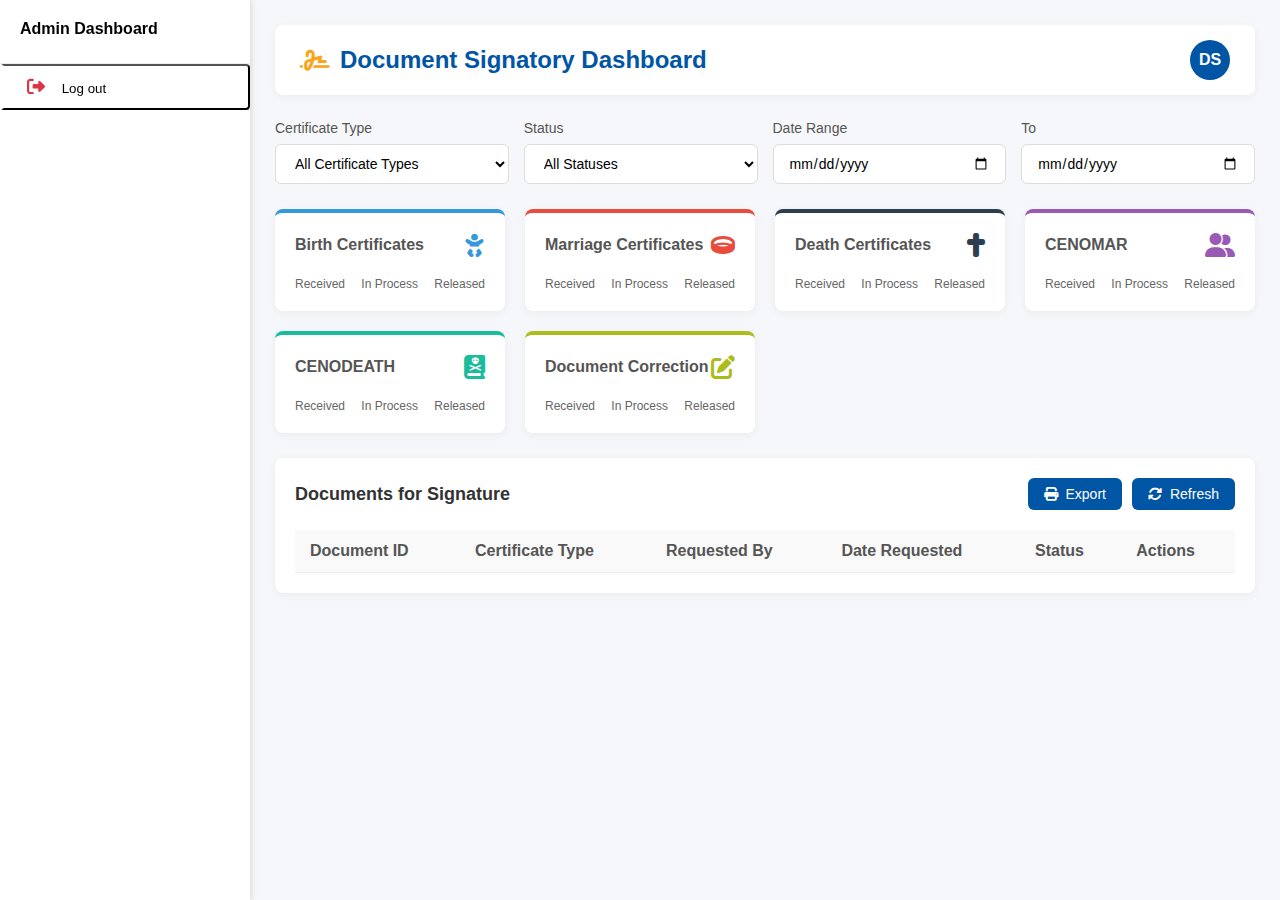
<file: Roles/SignatoryAdmin.html>
<!DOCTYPE html>
<html lang="en">
<head>
    <meta charset="UTF-8">
    <meta name="viewport" content="width=device-width, initial-scale=1.0">
    <title>Document Signatory Dashboard | Civil Registry System</title>
    <link rel="stylesheet" href="https://cdnjs.cloudflare.com/ajax/libs/font-awesome/6.4.0/css/all.min.css">
<style>
:root {
  --primary: #0055a5;
  --secondary: #bf0d3e;
  --accent: #f9a51a;
  --light: #f8f9fa;
  --dark: #212529;
  --success: #28a745;
  --warning: #ffc107;
  --danger: #dc3545;
  --sidebar-width: 250px;
  --received: #3498db;
  --in-process: #f39c12;
  --released: #2ecc71;
}

* {
  margin: 0;
  padding: 0;
  box-sizing: border-box;
  font-family: 'Segoe UI', Tahoma, Geneva, Verdana, sans-serif;
}

body {
  display: flex;
  min-height: 100vh;
  background-color: #f5f7fa;
}

.sidebar {
  width: 250px;
  background-color: white;
  box-shadow: 2px 0 5px rgba(0,0,0,0.1);
  transition: all 0.3s;
  position: fixed;
  height: 100vh;
  z-index: 100;
}

.sidebar-header {
  padding: 20px;
  border-bottom: 1px solid #eee;
}

.Dashboard {
  font-size: 16px;
  margin-bottom: 2px;
}

.menu-item {
  display: flex;
  align-items: center;
  padding: 12px 20px;
  color: var(--dark);
  text-decoration: none;
  transition: all 0.3s;
  border-left: 4px solid transparent;
  margin-bottom: 5px;
  border-radius: 4px;
}

.menu-item:hover,
.menu-item.active {
  background-color: #e3f2fd;
  border-left: 4px solid var(--primary);
}

.menu-item i {
  margin-right: 10px;
  font-size: 18px;
  width: 24px;
  text-align: center;
  color: var(--primary);
}

#logout-btn {
  color: #000;
  background-color: transparent;
  cursor: pointer;
  width: 100%;
  text-align: left;
}

#logout-btn:hover {
  background-color: #fee;
  border-left: 4px solid var(--danger);
}

#logout-btn i {
  color: var(--danger);
}

#adminInfo {
  color: rgba(86, 93, 99, 0.866);
  margin-top: 5px;
  font-size: 13px;
}

.main-content {
  flex: 1;
  margin-left: var(--sidebar-width);
  padding: 25px;
  transition: all 0.3s;
}

.top-nav {
  display: flex;
  justify-content: space-between;
  align-items: center;
  background-color: white;
  padding: 15px 25px;
  border-radius: 8px;
  box-shadow: 0 2px 10px rgba(0,0,0,0.05);
  margin-bottom: 25px;
}

.page-title {
  font-size: 1.5rem;
  color: var(--primary);
  font-weight: 600;
  display: flex;
  align-items: center;
  gap: 10px;
}

.page-title i {
  color: var(--accent);
}

.user-profile {
  display: flex;
  align-items: center;
  gap: 15px;
}

.user-info {
  text-align: right;
}

.user-info .name {
  font-weight: 600;
  color: var(--dark);
}

.user-info .role {
  font-size: 12px;
  color: #666;
}

.user-avatar {
  width: 40px;
  height: 40px;
  border-radius: 50%;
  background-color: var(--primary);
  color: white;
  display: flex;
  align-items: center;
  justify-content: center;
  font-weight: bold;
}

/* Dashboard Filters */
.dashboard-filters {
  display: flex;
  gap: 15px;
  margin-bottom: 25px;
  flex-wrap: wrap;
}

.filter-group {
  flex: 1;
  min-width: 200px;
}

.filter-label {
  display: block;
  margin-bottom: 8px;
  font-weight: 500;
  color: #555;
  font-size: 14px;
}

.filter-select, .filter-input {
  width: 100%;
  padding: 10px 15px;
  border: 1px solid #ddd;
  border-radius: 6px;
  font-size: 14px;
  background-color: white;
  transition: all 0.3s;
}

.filter-select:focus, .filter-input:focus {
  border-color: var(--primary);
  box-shadow: 0 0 0 3px rgba(0, 85, 165, 0.1);
  outline: none;
}

/* Certificate Stats */
.certificate-stats {
  display: grid;
  grid-template-columns: repeat(auto-fit, minmax(200px, 1fr));
  gap: 20px;
  margin-bottom: 25px;
}

.stat-card {
  background-color: white;
  border-radius: 8px;
  padding: 20px;
  box-shadow: 0 2px 10px rgba(0, 0, 0, 0.05);
  transition: transform 0.3s, box-shadow 0.3s;
  border-top: 4px solid var(--primary);
}

.stat-card:hover {
  transform: translateY(-5px);
  box-shadow: 0 5px 15px rgba(0, 0, 0, 0.1);
}

.stat-card.birth { border-top-color: #3498db; }
.stat-card.marriage { border-top-color: #e74c3c; }
.stat-card.death { border-top-color: #2c3e50; }
.stat-card.cenomar { border-top-color: #9b59b6; }
.stat-card.cenodeath { border-top-color: #1abc9c; }
.stat-card.correction { border-top-color: #acbc1a; }
.stat-header {
  display: flex;
  justify-content: space-between;
  align-items: center;
  margin-bottom: 15px;
}

.stat-title {
  font-size: 16px;
  font-weight: 600;
  color: #555;
}

.stat-icon {
  font-size: 24px;
  color: inherit;
}

.stat-values {
  display: flex;
  justify-content: space-between;
  margin-top: 10px;
}

.stat-value {
  text-align: center;
}

.stat-number {
  font-size: 24px;
  font-weight: 700;
  margin-bottom: 5px;
}

.stat-label {
  font-size: 12px;
  color: #666;
  font-weight: 500;
}

.received { color: var(--received); }
.in-process { color: var(--in-process); }
.released { color: var(--released); }

/* Documents Table */
.documents-table-container {
  background-color: white;
  border-radius: 8px;
  padding: 20px;
  box-shadow: 0 2px 10px rgba(0, 0, 0, 0.05);
  margin-bottom: 30px;
}

.section-header {
  display: flex;
  justify-content: space-between;
  align-items: center;
  margin-bottom: 20px;
}

.section-title {
  font-size: 18px;
  font-weight: 600;
  color: #333;
}

.table-actions {
  display: flex;
  gap: 10px;
}

.btn {
  padding: 8px 16px;
  border-radius: 6px;
  border: none;
  font-weight: 500;
  cursor: pointer;
  transition: all 0.3s;
  display: inline-flex;
  align-items: center;
  gap: 8px;
  font-size: 14px;
}

.btn-primary {
  background-color: var(--primary);
  color: white;
}

.btn-primary:hover {
  background-color: var(--received);
}

#exportBtn {
  background-color: var(--primary);
  color: white;
  padding: 8px 16px;
  border-radius: 6px;
  border: none;
  font-weight: 500;
  cursor: pointer;
  transition: all 0.3s;
  display: inline-flex;
  align-items: center;
  gap: 8px;
  font-size: 14px;

}

#exportBtn:hover {
  background-color: var(--received);
}

.table-responsive {
  overflow-x: auto;
}

table {
  width: 100%;
  border-collapse: collapse;
}

th, td {
  padding: 12px 15px;
  text-align: left;
  border-bottom: 1px solid #eee;
}

th {
  font-weight: 600;
  color: #555;
  background-color: #f9f9f9;
  position: sticky;
  top: 0;
}

tr:hover {
  background-color: #f5f7fa;
}

.certificate-type {
  display: flex;
  align-items: center;
  gap: 10px;
}

.certificate-icon {
  width: 32px;
  height: 32px;
  border-radius: 50%;
  display: flex;
  align-items: center;
  justify-content: center;
  color: white;
}

.certificate-icon.birth { background-color: #3498db; }
.certificate-icon.marriage { background-color: #e74c3c; }
.certificate-icon.death { background-color: #2c3e50; }
.certificate-icon.cenomar { background-color: #9b59b6; }
.certificate-icon.cenodeath { background-color: #1abc9c; }

.status-badge {
  padding: 6px 12px;
  border-radius: 20px;
  font-size: 12px;
  font-weight: 500;
  display: inline-flex;
  align-items: center;
  gap: 6px;
}

.status-badge.received {
  background-color: #ebf5fb;
  color: var(--received);
}

.status-badge.in-process {
  background-color: #fef5e7;
  color: var(--in-process);
}

.status-badge.released {
  background-color: #e8f8f0;
  color: var(--released);
}

.action-btn {
  padding: 6px 12px;
  border-radius: 4px;
  border: none;
  background-color: transparent;
  color: var(--primary);
  cursor: pointer;
  font-size: 14px;
  transition: all 0.3s;
  display: inline-flex;
  align-items: center;
  gap: 5px;
}

.action-btn:hover { background-color: #e3f2fd; }
.action-btn.sign { color: var(--success); }
.action-btn.view { color: var(--primary); }

/* Signature Modal */
.modal {
  display: none;
  position: fixed;
  top: 0;
  left: 0;
  width: 100%;
  height: 100%;
  background-color: rgba(0, 0, 0, 0.5);
  z-index: 1000;
  justify-content: center;
  align-items: center;
}

.modal-content {
  background-color: white;
  border-radius: 8px;
  width: 90%;
  max-width: 700px;
  padding: 25px;
  box-shadow: 0 5px 20px rgba(0, 0, 0, 0.2);
  animation: modalFadeIn 0.3s ease-out;
}

@keyframes modalFadeIn {
  from {
    opacity: 0;
    transform: translateY(-20px);
  }
  to {
    opacity: 1;
    transform: translateY(0);
  }
}

.modal-header {
  display: flex;
  justify-content: space-between;
  align-items: center;
  margin-bottom: 20px;
  padding-bottom: 15px;
  border-bottom: 1px solid #eee;
}

.modal-title {
  font-size: 20px;
  font-weight: 600;
  color: #333;
  display: flex;
  align-items: center;
  gap: 10px;
}

.modal-title i { color: var(--primary); }
.close-modal {
  background: none;
  border: none;
  font-size: 24px;
  cursor: pointer;
  color: #666;
  transition: all 0.3s;
  width: 40px;
  height: 40px;
  display: flex;
  align-items: center;
  justify-content: center;
  border-radius: 50%;
}

.close-modal:hover {
  color: var(--danger);
  background-color: #fee;
}

.modal-body {
  max-height: 70vh;
  overflow-y: auto;
}

.document-preview {
  border: 1px solid #eee;
  border-radius: 8px;
  padding: 20px;
  margin-bottom: 20px;
  background-color: #f9f9f9;
}

.document-header {
  text-align: center;
  margin-bottom: 20px;
  border-bottom: 2px solid #ddd;
  padding-bottom: 15px;
}

.document-title {
  font-size: 24px;
  font-weight: 700;
  color: var(--primary);
  margin-bottom: 5px;
}

.document-content { line-height: 1.6; }
.signature-area {
  margin-top: 40px;
  text-align: right;
}

.signature-line {
  display: inline-block;
  width: 200px;
  border-top: 1px solid #000;
  margin-top: 60px;
  position: relative;
}

.signature-label {
  position: absolute;
  top: -20px;
  left: 0;
  width: 100%;
  text-align: center;
  font-style: italic;
  color: #555;
}

.modal-footer {
  display: flex;
  justify-content: flex-end;
  gap: 10px;
  margin-top: 20px;
  padding-top: 15px;
  border-top: 1px solid #eee;
}

/* Responsive Styles */
@media (max-width: 1200px) {
  .main-content { padding: 20px; }
  .certificate-stats {
    grid-template-columns: repeat(2, 1fr);
  }
}

@media (max-width: 992px) {
  .sidebar {
    width: 70px;
    overflow: hidden;
  }
  .sidebar-header span,
  .menu-item span {
    display: none;
  }
  .menu-item {
    justify-content: center;
    padding: 12px 0;
  }
  .menu-item i {
    margin-right: 0;
    font-size: 20px;
  }
  .main-content {
    margin-left: 70px;
  }
}

@media (max-width: 768px) {
  .top-nav {
    flex-direction: column;
    align-items: flex-start;
    gap: 15px;
  }
  .user-profile {
    width: 100%;
    justify-content: space-between;
  }
  .certificate-stats {
    grid-template-columns: 1fr;
  }
  .dashboard-filters {
    flex-direction: column;
    gap: 15px;
  }
}

@media (max-width: 576px) {
  .main-content { padding: 15px; }
  .modal-content {
    width: 95%;
    padding: 15px;
  }
  .table-actions {
    flex-direction: column;
    gap: 8px;
  }
  .btn {
    width: 100%;
    justify-content: center;
  }
}

</style>
</head>
<body>
    <!-- Sidebar Navigation -->
  <aside class="sidebar">
  <div class="sidebar-header">
    <h2 class="Dashboard">Admin Dashboard</h2>
    <p id="adminInfo"></p>
  </div>
  <nav class="sidebar-nav">

    <!-- Super & System Admin Only -->
    <a href="../Roles/SystemAdmin.html" class="menu-item" data-role="System Admin">
      <i class="fas fa-users-cog mr-2"></i> Manage Admin Users
    </a>

    <!-- Shared/Dashboard -->
    <!-- APPLICATION, PROCESSING, AND INTAKE Clerk -->
    <a href="../AdminPortal/AdminDashboard.html" class="menu-item" data-visible-to="Receiving Clerk">
      <i class="fas fa-tachometer-alt mr-2"></i> Dashboard
    </a>

    <!-- Verifying Officer -->
    <a href="../Roles/VerifierAdmin.html" class="menu-item" data-role="Verifying Officer">
      <i class="fas fa-tasks mr-2"></i> Validate Requests
    </a>

     <!-- Cashier Admin -->
    <a href="../Roles/CashierAdmin.html" class="menu-item" data-role="Cashier">
      <i class="fas fa-money-check-alt mr-2"></i> Transaction Payments
    </a>

    <!-- Document Signatory Officer -->
    <a href="../Roles/SignatoryAdmin.html" class="menu-item" data-role="Document Signatory Officer">
      <i class="fas fa-signature mr-2"></i> Signature
    </a>

    <!-- Releasing Officer -->
    <a href="../Roles/ReleasingAdmin.html" class="menu-item" data-role="Releasing Officer">
      <i class="fas fa-file mr-2"></i> Document Releasing
    </a>

    <!-- Report Admin -->
    <a href="../Roles/ReportAdmin.html" class="menu-item" data-role="Report Officer">
      <i class="fas fa-chart-line mr-2"></i> Reports
    </a>

    <!-- Help Desk -->
    <a href="../Roles/HelpAdmin.html" class="menu-item" data-role="Help Desk Officer">
      <i class="fas fa-comments mr-2"></i> Inquiries
    </a>

    <!-- Live chat Support -->
    <a href="https://dashboard.tawk.to" target="_blank" class="menu-item" data-role="Help Desk Officer">
      <i class="fas fa-headset mr-2"></i> Live Chat Console
    </a>

    <!-- Shared/Logout -->
    <button onclick="logout()" id="logout-btn" class="menu-item logout-btn" data-visible-to="all">
      <i class="fas fa-sign-out-alt mr-2"></i> Log out
    </button>    
 
  </nav>
</aside>
  <!-- Main Content Area -->
<main class="main-content">
  <!-- Top Navigation Bar -->
  <div class="top-nav">
    <h1 class="page-title">
      <i class="fas fa-signature"></i> Document Signatory Dashboard
    </h1>
    <div class="user-profile">
      <div class="user-info">
        <div id="adminUsername" class="name"></div>
        <div id="adminRole" class="role"></div>
      </div>
      <div class="user-avatar" id="userAvatar">DS</div>
    </div>
  </div>

  <!-- Dashboard Filters -->
  <div class="dashboard-filters">
    <div class="filter-group">
      <label class="filter-label">Certificate Type</label>
      <select class="filter-select" id="certificateTypeFilter">
        <option value="all">All Certificate Types</option>
        <option value="birth">Birth Certificate</option>
        <option value="marriage">Marriage Certificate</option>
        <option value="death">Death Certificate</option>
        <option value="cenomar">CENOMAR</option>
        <option value="cenodeath">CENODEATH</option>
        <option value="correction">Document Correction | R.A 9048 </option>
      </select>
    </div>
    <div class="filter-group">
      <label class="filter-label">Status</label>
      <select class="filter-select" id="statusFilter">
        <option value="all">All Statuses</option>
        <option value="in-process">In Process</option>
        <option value="released">For Signatory</option>
      </select>
    </div>
    <div class="filter-group">
      <label class="filter-label">Date Range</label>
      <input type="date" class="filter-input" id="dateFrom">
    </div>
    <div class="filter-group">
      <label class="filter-label">To</label>
      <input type="date" class="filter-input" id="dateTo">
    </div>
  </div>

  <!-- Certificate Statistics -->
  <div class="certificate-stats">
    <div class="stat-card birth">
      <div class="stat-header">
        <div class="stat-title">Birth Certificates</div>
        <i class="fas fa-baby stat-icon" style="color:#3498db;"></i>
      </div>
      <div class="stat-values">
        <div class="stat-value">
          <div class="stat-number received"></div>
          <div class="stat-label">Received</div>
        </div>
        <div class="stat-value">
          <div class="stat-number in-process"></div>
          <div class="stat-label">In Process</div>
        </div>
        <div class="stat-value">
          <div class="stat-number released"></div>
          <div class="stat-label">Released</div>
        </div>
      </div>
    </div>

    <div class="stat-card marriage">
      <div class="stat-header">
        <div class="stat-title">Marriage Certificates</div>
        <i class="fas fa-ring stat-icon" style="color:#e74c3c;"></i>
      </div>
      <div class="stat-values">
        <div class="stat-value">
          <div class="stat-number received"></div>
          <div class="stat-label">Received</div>
        </div>
        <div class="stat-value">
          <div class="stat-number in-process"></div>
          <div class="stat-label">In Process</div>
        </div>
        <div class="stat-value">
          <div class="stat-number released"></div>
          <div class="stat-label">Released</div>
        </div>
      </div>
    </div>

    <div class="stat-card death">
      <div class="stat-header">
        <div class="stat-title">Death Certificates</div>
        <i class="fas fa-cross stat-icon" style="color:#2c3e50;"></i>
      </div>
      <div class="stat-values">
        <div class="stat-value">
          <div class="stat-number received"></div>
          <div class="stat-label">Received</div>
        </div>
        <div class="stat-value">
          <div class="stat-number in-process"></div>
          <div class="stat-label">In Process</div>
        </div>
        <div class="stat-value">
          <div class="stat-number released"></div>
          <div class="stat-label">Released</div>
        </div>
      </div>
    </div>

    <div class="stat-card cenomar">
      <div class="stat-header">
        <div class="stat-title">CENOMAR</div>
        <i class="fas fa-user-friends stat-icon" style="color:#9b59b6;"></i>
      </div>
      <div class="stat-values">
        <div class="stat-value">
          <div class="stat-number received"></div>
          <div class="stat-label">Received</div>
        </div>
        <div class="stat-value">
          <div class="stat-number in-process"></div>
          <div class="stat-label">In Process</div>
        </div>
        <div class="stat-value">
          <div class="stat-number released"></div>
          <div class="stat-label">Released</div>
        </div>
      </div>
    </div>

    <div class="stat-card cenodeath">
      <div class="stat-header">
        <div class="stat-title">CENODEATH</div>
        <i class="fas fa-book-dead stat-icon" style="color:#1abc9c;"></i>
      </div>
      <div class="stat-values">
        <div class="stat-value">
          <div class="stat-number received"></div>
          <div class="stat-label">Received</div>
        </div>
        <div class="stat-value">
          <div class="stat-number in-process"></div>
          <div class="stat-label">In Process</div>
        </div>
        <div class="stat-value">
          <div class="stat-number released"></div>
          <div class="stat-label">Released</div>
        </div>
      </div>
    </div>

      <div class="stat-card correction">
      <div class="stat-header">
        <div class="stat-title">Document Correction</div>
          <i class="fas fa-edit stat-icon" style="color:#acbc1a;"></i>
      </div>
      <div class="stat-values">
        <div class="stat-value">
          <div class="stat-number received"></div>
          <div class="stat-label">Received</div>
        </div>
        <div class="stat-value">
          <div class="stat-number in-process"></div>
          <div class="stat-label">In Process</div>
        </div>
        <div class="stat-value">
          <div class="stat-number released"></div>
          <div class="stat-label">Released</div>
        </div>
      </div>
    </div>

  </div>
<!-- Documents Table -->
<div class="documents-table-container">
  <div class="section-header">
    <h2 class="section-title">Documents for Signature</h2>
    <div class="table-actions">
        <div class="Export-wrapper">
        <button type="button" id="exportBtn">
          <i class="fas fa-print"></i> Export
        </button>
        </div>      
        <button class="btn btn-primary"><i class="fas fa-sync-alt"></i> Refresh</button>
    </div>
  </div>
 <div id="printArea">
  <div class="table-responsive">
    <table>
      <thead>
        <tr>
          <th>Document ID</th>
          <th>Certificate Type</th>
          <th>Requested By</th>
          <th>Date Requested</th>
          <th>Status</th>
          <th>Actions</th>
        </tr>
      </thead>
    </table>
  </div>
  </div>
</div>
<!-- Signature Modal -->
<div class="modal" id="signatureModal">
  <div class="modal-content">
    <div class="modal-header">
      <h3 class="modal-title"><i class="fas fa-signature"></i> Sign Document</h3>
      <button class="close-modal" onclick="closeSignatureModal()">&times;</button>
    </div>

    <div class="modal-body">
      <div class="document-info">
        <div class="detail-item">
          <div class="detail-label">Document ID</div>
          <div class="detail-value"></div>
        </div>
        <div class="detail-item">
          <div class="detail-label">Certificate Type</div>
          <div class="detail-value"></div>
        </div>
        <div class="detail-item">
          <div class="detail-label">Requested By</div>
          <div class="detail-value"></div>
        </div>
        <div class="detail-item">
          <div class="detail-label">Date Requested</div>
          <div class="detail-value"></div>
        </div>
      </div>

      <div class="document-preview">
        <div class="document-header">
          <div class="document-title"></div>
          <div>Republic of the Philippines</div>
        </div>
        <div class="document-content">
          <p></p>
        </div>
        <div class="signature-area">
          <div class="signature-line">
            <div class="signature-label">Authorized Signatory</div>
          </div>
        </div>
      </div>
    </div>

    <div class="modal-footer">
      <button class="btn btn-secondary" onclick="closeSignatureModal()"><i class="fas fa-times"></i> Cancel</button>
      <button class="btn btn-primary"><i class="fas fa-check"></i> Confirm Signature</button>
    </div>
  </div>
</div>
</main>

<script src="rolesidebarVisibility.js"></script>
<script src="SignatoryAdmin.js"></script>
</body>
</html>
</file>
<file: style.css>
:root {
--user-color: #2ecc71;
--admin-color: #3498db;
}
        
body {
  font-family: 'Roboto', sans-serif;
  display: flex;
  justify-content: center;
  align-items: center;
  min-height: 100vh;
  margin: 0;
  background: linear-gradient(135deg, #f5f7fa 0%, #c3cfe2 100%);

}
        
.container {
  text-align: center;
  backdrop-filter: blur(10px);
  padding: 40px;
  border-radius: 15px;
  background: rgba(255, 255, 255, 0.1);
  box-shadow: 0 10px 25px rgba(0, 0, 0, 0.2);
  width: 90%;
  max-width: 500px;
  border: 1px solid rgba(255, 255, 255, 0.1);
}
        
.logo {
   font-size: 2.5rem;
   margin-bottom: 10px;
   color: var(--light-text);
}
        
h1 {
  font-weight: 300;
  margin-bottom: 40px;
  position: relative;
 }
        
h1::after {
  content: '';
  display: block;
  width: 50px;
  height: 3px;
  background: var(--light-text);
  margin: 15px auto;
  opacity: 0.5;
}
        
.options {
  display: flex;
  flex-direction: column;
  gap: 15px;
}
        
.option-btn {
  padding: 15px;
  font-size: 1.1rem;
  border: none;
  border-radius: 8px;
  cursor: pointer;
  transition: all 0.3s ease;
  display: flex;
  align-items: center;
  justify-content: center;
  gap: 10px;
  font-weight: 500;
  position: relative;
  overflow: hidden;
}
        
.user-btn {
  background-color: var(--user-color);
  color: white;
}
        
.admin-btn {
  background-color: var(--admin-color);
  color: white;
}
        
.option-btn:hover {
  transform: translateY(-5px);
  box-shadow: 0 10px 20px rgba(0, 0, 0, 0.2);
}
        
.option-btn:active {
  transform: translateY(-2px);
}
        
.option-btn::before {
  content: '';
  position: absolute;
  top: 0;
  left: -100%;
  width: 100%;
  height: 100%;
  background: linear-gradient(90deg, transparent, rgba(255, 255, 255, 0.2), transparent);
  transition: 0.5s;
}
        
.option-btn:hover::before {
  left: 100%;
}
      
.footer {
  margin-top: 30px;
  font-size: 0.9rem;
  opacity: 0.7;
}
        
@media (max-width: 600px) {
  .container {
    padding: 30px 20px;
}
            
  .logo {
     font-size: 2rem;
  }
}
</file>
<file: AboutUs/AboutUs.css>
:root {
    --primary-color: #3498db;
    --secondary-color: #2c3e50;
    --light-color: #ecf0f1;
    --dark-color: #333;
    --white: #fff;
    --gray: #95a5a6;
}

* {
    margin: 0;
    padding: 0;
    box-sizing: border-box;
    font-family: 'Arial', sans-serif;
}

body {
    line-height: 1.6;
    color: var(--dark-color);
}

.container {
    width: 90%;
    max-width: 1200px;
    margin: 0 auto;
    padding: 20px 0;
}

.navbar {
    background: linear-gradient(135deg, #667eea 0%, #764ba2 100%);
    color: var(--white);
    padding: 15px 0;
    position: sticky;
    height: 90px;
    display: flex;
    top: 0;
    overflow: hidden;
    z-index: 100;
}

.navbar .container {
    display: flex;
    justify-content: space-between;
    align-items: center;
}

.logo-img{
    height: 50px;
    transform: scale(1.4);
    transform-origin: left center;
    margin-right: 10px;
}

.nav-links {
    display: flex;
    list-style: none;
    gap: 30px;
}

.nav-links li a {
    color: var(--white);
    text-decoration: none;
    margin-left: 20px;
    transition: color 0.3s;
}

.nav-links li a:hover,
.nav-links li a.active {
    border: 2px solid #ecf0f1;
    border-radius: 12px;
    padding: 6px 12px;
    transition: border-color 0.3s ease;
}

.hero {
    background-image: url('../resources/queue.jpg');
    background-size: cover;
    background-position: center;
    color: var(--white);
    text-align: center;
    padding: 100px 0;
}

.hero h1 {
    font-size: 48px;
    margin-bottom: 20px;
}

.hero p {
    font-size: 20px;
    opacity: 0.9;
}

.about-section {
    padding: 60px 0;
}

.about-card {
    background: var(--white);
    border-radius: 8px;
    box-shadow: 0 5px 15px rgba(0, 0, 0, 0.1);
    padding: 30px;
    margin-bottom: 30px;
}

.about-card h2 {
    color: var(--primary-color);
    margin-bottom: 15px;
    font-size: 28px;
}

.features {
    list-style: none;
}

.features li {
    margin-bottom: 10px;
    display: flex;
    align-items: center;
}

.features i {
    color: var(--primary-color);
    margin-right: 10px;
}

.team-section {
    background: var(--light-color);
    padding: 60px 0;
    text-align: center;
}

.team-section h2 {
    margin-bottom: 40px;
    color: var(--secondary-color);
}

.team-grid {
    display: grid;
    grid-template-columns: repeat(auto-fit, minmax(250px, 1fr));
    gap: 30px;
}

.team-member {
    background: var(--white);
    padding: 20px;
    border-radius: 8px;
    box-shadow: 0 5px 15px rgba(0, 0, 0, 0.1);
}

.team-member img {
    border-radius: 50%;
    margin-bottom: 15px;
    width: 150px;
    height: 150px;
    object-fit: cover;
}

.team-member h3 {
    margin-bottom: 5px;
    color: var(--secondary-color);
}

.team-member p {
    color: var(--gray);
}

.cta-section {
    text-align: center;
    padding: 60px 0;
    background: var(--primary-color);
    color: var(--white);
}

.cta-section h2 {
    margin-bottom: 20px;
}

.cta-buttons {
    margin-top: 30px;
}

.btn {
    display: inline-block;
    padding: 12px 30px;
    background: var(--white);
    color: var(--primary-color);
    border-radius: 5px;
    text-decoration: none;
    font-weight: bold;
    margin: 0 10px;
    transition: all 0.3s;
}

.btn-outline {
    background: transparent;
    border: 2px solid var(--white);
    color: var(--white);
}

.btn:hover {
    transform: translateY(-3px);
    box-shadow: 0 5px 15px rgba(0, 0, 0, 0.2);
}

.footer {
    background-color: #333;
    color: var(--white);
    text-align: center;
    padding: 20px 0;
}

.footer .container {
    display: flex;
    flex-direction: column;
    align-items: center;
}


.social-links a {
    color: var(--white);
    margin: 0 10px;
    font-size: 20px;
    transition: color 0.3s;
}

.social-links a:hover {
    color: var(--primary-color);
}

@media (max-width: 768px) {
    .nav-links {
        display: none;
        flex-direction: column;
        width: 100%;
        text-align: center;
    }

    .nav-links.active {
        display: flex;
    }

    .nav-links li {
        margin: 10px 0;
    }

    .hero h1 {
        font-size: 36px;
    }

    .hero p {
        font-size: 18px;
    }

    .team-grid {
        grid-template-columns: 1fr;
    }
}
</file>
<file: AdminPortal/AdminLogin.css>
:root {
    --admin-color: #3498db;
    --error-color: #e74c3c;
    --success-color: #2ecc71;

}
        
body {
  font-family: 'Roboto', sans-serif;
  display: flex;
  justify-content: center;
  align-items: center;
  min-height: 100vh;
  margin: 0;
  background: linear-gradient(135deg, #f5f7fa 0%, #c3cfe2 100%);
  color: var(--light-text);
}
        
.login-container {
  text-align: center;
  background: rgba(255, 255, 255, 0.1);
  backdrop-filter: blur(10px);
  padding: 40px;
  border-radius: 15px;
  box-shadow: 0 10px 25px rgba(0, 0, 0, 0.2);
  width: 90%;
  max-width: 400px;
  border: 1px solid rgba(255, 255, 255, 0.1);
}
        
.logo {
  font-size: 2.5rem;
  margin-bottom: 10px;
  color: var(--light-text);
}
       
h1 {
  font-weight: 300;
  margin-bottom: 30px;
}
        
.input-group {
  margin-bottom: 20px;
  text-align: left;
}
       
label {
  display: block;
  margin-bottom: 8px;
  font-weight: 500;
}
        
input {
  width: 100%;
  padding: 12px 15px;
  border: none;
  border-radius: 8px;
  background: rgba(255, 255, 255, 0.9);
  font-size: 1rem;
  box-sizing: border-box;
}
        
input:focus {
  outline: 2px solid var(--admin-color);
  background: white;
}
        
.password-container {
  position: relative;
}
        
.toggle-password {
  position: absolute;
  right: 10px;
  top: 50%;
  transform: translateY(-50%);
  cursor: pointer;
  color: #7f8c8d;
}
        
.login-btn {
  width: 100%;
  padding: 15px;
  font-size: 1.1rem;
  border: none;
  border-radius: 8px;
  cursor: pointer;
  transition: all 0.3s;
  background-color: var(--admin-color);
  color: white;
  font-weight: 500;
  margin-top: 10px;
}
       
.login-btn:hover {
  background-color: #2980b9;
  transform: translateY(-2px);
  box-shadow: 0 5px 15px rgba(0, 0, 0, 0.2);
}
       
.login-btn:active {
  transform: translateY(0);
}
        
.message {
  margin-top: 20px;
  padding: 10px;
  border-radius: 5px;
  display: none;
}
        
.error {
  background-color: rgba(231, 76, 60, 0.2);
  border-left: 4px solid var(--error-color);
  display: block;
}
        
.success {
  background-color: rgba(46, 204, 113, 0.2);
  border-left: 4px solid var(--success-color);
  display: block;
}
        
.forgot-link {
  display: block;
  margin-top: 15px;
  color: var(--light-text);
  opacity: 0.7;
  text-decoration: none;
  font-size: 0.9rem;
}
        
.forgot-link:hover {
  opacity: 1;
  text-decoration: underline;
}
</file>
